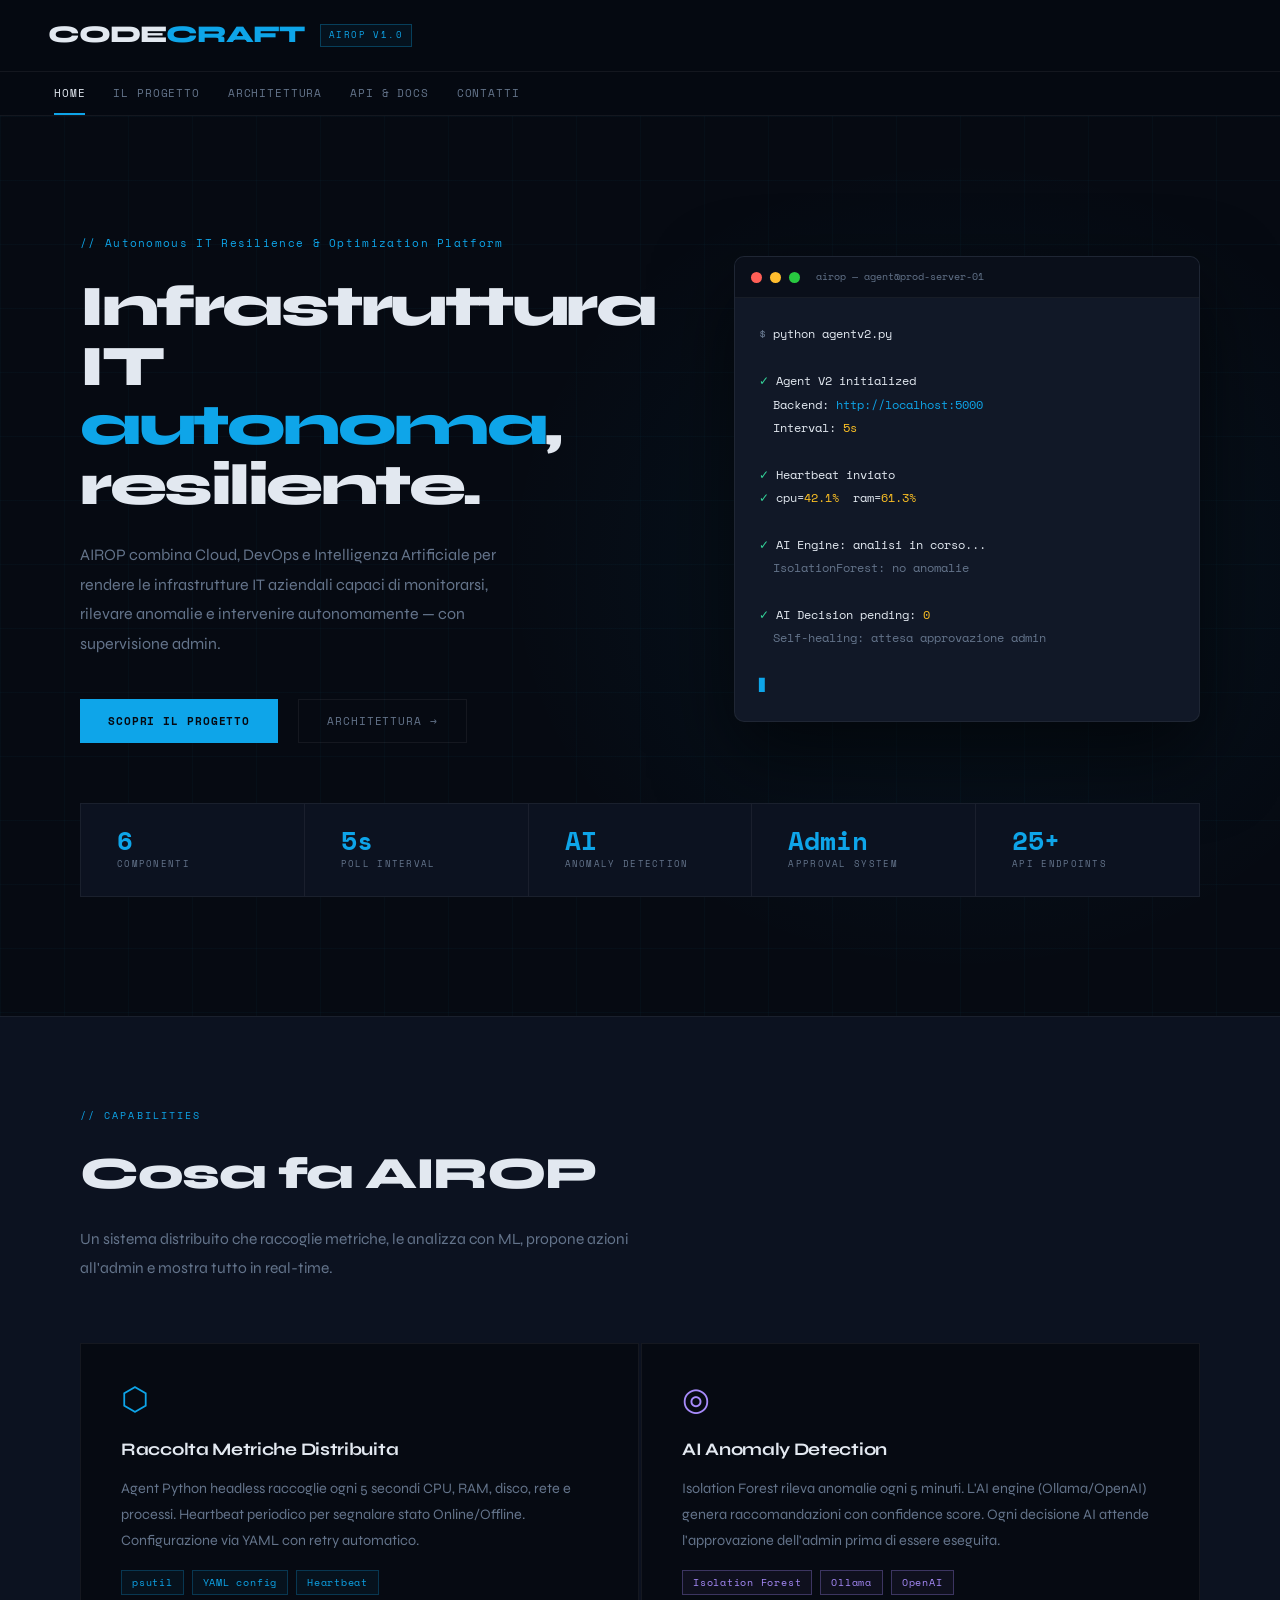
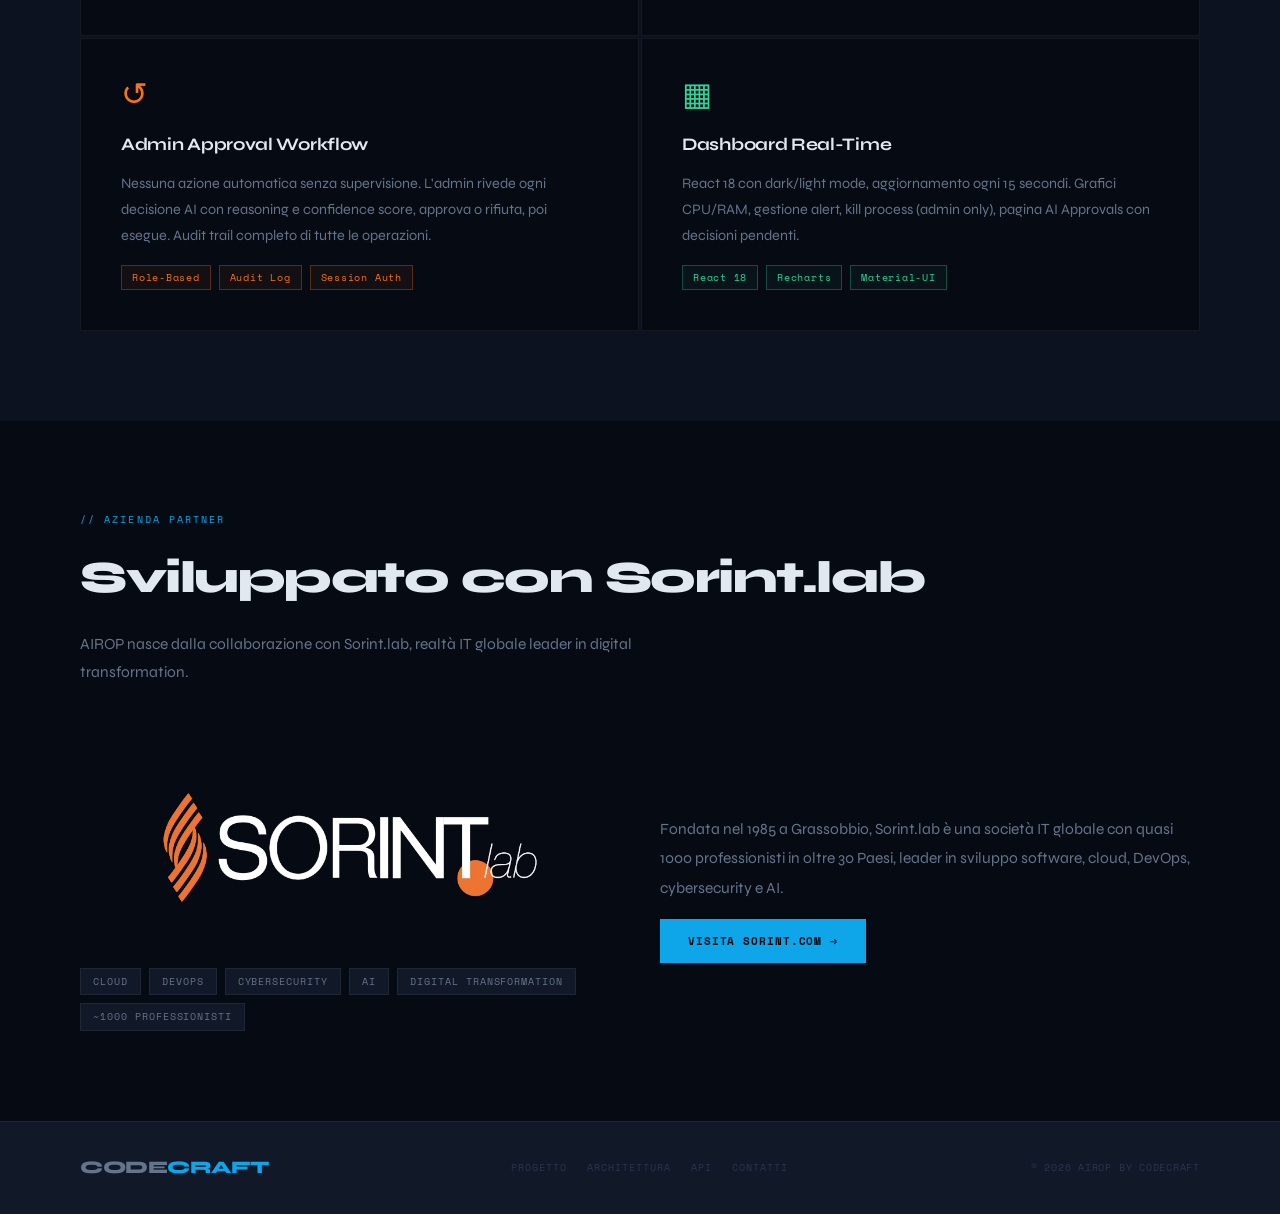
<file: index.html>
<!DOCTYPE html>
<html lang="it">
<head>
  <meta charset="UTF-8"/>
  <meta name="viewport" content="width=device-width, initial-scale=1.0"/>
  <title>AIROP — Autonomous IT Resilience & Optimization Platform</title>
  <link rel="preconnect" href="https://fonts.googleapis.com">
  <link rel="preconnect" href="https://fonts.gstatic.com" crossorigin>
  <link href="https://fonts.googleapis.com/css2?family=Syne:wght@400;600;700;800&family=Space+Mono:wght@400;700&display=swap" rel="stylesheet">
  <link rel="stylesheet" href="style.css">
  <style>
    .hero { min-height: 100vh; display: flex; flex-direction: column; justify-content: center; position: relative; overflow: hidden; padding: 80px; }
    .hero-bg { position: absolute; inset: 0; background-image: linear-gradient(rgba(14,165,233,0.03) 1px, transparent 1px), linear-gradient(90deg, rgba(14,165,233,0.03) 1px, transparent 1px); background-size: 64px 64px; pointer-events: none; }
    .hero-glow { position: absolute; inset: 0; background: radial-gradient(ellipse 55% 70% at 75% 50%, rgba(14,165,233,0.07) 0%, transparent 65%); pointer-events: none; }
    .hero-content { display: grid; grid-template-columns: 1fr 1fr; gap: 80px; align-items: center; max-width: 1280px; margin: 0 auto; width: 100%; position: relative; z-index: 1; }
    .hero-label { font-family: var(--font-mono); font-size: 0.68rem; letter-spacing: 0.12em; color: var(--accent); margin-bottom: 24px; }
    .hero-title { font-size: clamp(2.4rem, 4.5vw, 4.4rem); font-weight: 800; line-height: 1.04; letter-spacing: -2.5px; margin-bottom: 24px; }
    .hero-title span { color: var(--accent); }
    .hero-desc { color: var(--text-muted); font-size: 1rem; line-height: 1.85; max-width: 460px; margin-bottom: 40px; }
    .hero-actions { display: flex; align-items: center; gap: 20px; flex-wrap: wrap; }
    .terminal { background: var(--surface2); border: 1px solid var(--border); border-radius: 10px; overflow: hidden; box-shadow: 0 32px 80px rgba(0,0,0,0.6); width: 100%; }
    .t-bar { background: #0a0f1a; padding: 12px 16px; display: flex; align-items: center; gap: 8px; border-bottom: 1px solid var(--border); }
    .t-title { font-family: var(--font-mono); font-size: 0.63rem; color: var(--text-muted); margin-left: 8px; }
    .t-body { padding: 24px; font-family: var(--font-mono); font-size: 0.77rem; line-height: 1.9; overflow-x: auto; }
    .cursor { color: var(--accent); animation: blink 1s step-end infinite; }
    @keyframes blink { 50%{ opacity:0; } }
    .stats-bar { display: flex; align-items: stretch; max-width: 1280px; margin: 60px auto 0; width: 100%; border: 1px solid var(--border); background: var(--surface); position: relative; z-index: 1; flex-wrap: wrap; }
    .stat { padding: 24px 36px; flex: 1; min-width: 120px; display: flex; flex-direction: column; gap: 4px; }
    .stat-num { font-family: var(--font-mono); font-size: 1.6rem; font-weight: 700; color: var(--accent); line-height: 1; }
    .stat-label { font-family: var(--font-mono); font-size: 0.58rem; letter-spacing: 0.14em; text-transform: uppercase; color: var(--text-muted); }
    .stat-divider { width: 1px; background: var(--border); }
    .cap-grid { display: grid; grid-template-columns: repeat(2, 1fr); gap: 2px; }
    .cap-card { background: var(--bg); border: 1px solid var(--border); padding: 40px; position: relative; overflow: hidden; transition: border-color 0.2s, transform 0.2s; }
    .cap-card::before { content: ''; position: absolute; top: 0; left: 0; right: 0; height: 2px; background: var(--accent); transform: scaleX(0); transition: transform 0.3s; }
    .cap-card:hover::before { transform: scaleX(1); }
    .cap-card:hover { border-color: rgba(14,165,233,0.25); transform: translateY(-3px); }
    .cap-icon { font-size: 2rem; margin-bottom: 20px; line-height: 1; }
    .cap-card h3 { font-size: 1.1rem; font-weight: 700; letter-spacing: -0.3px; margin-bottom: 12px; }
    .cap-card p { color: var(--text-muted); font-size: 0.9rem; line-height: 1.8; }
    .partner-strip { display: grid; grid-template-columns: 1fr 1fr; gap: 40px; align-items: center; }
     .partner-logo-box { background-color: (14,165,233,0.25); border-radius: 8px; padding: 32px 48px; display: flex; align-items: center; justify-content: center; min-height: 120px; }
      .sorint-logo { width: 85%; background-color: (14,165,233,0.25);}
    .sorint-fallback { display: none; font-family: var(--font-display); font-weight: 800; font-size: 1.8rem; color: #1a1a2e; letter-spacing: -1px; }
    .sorint-fallback span { color: #0ea5e9; }
    .partner-tags { display: flex; flex-wrap: wrap; gap: 8px; margin-top: 20px; }
    .partner-tags span { font-family: var(--font-mono); font-size: 0.6rem; letter-spacing: 0.1em; text-transform: uppercase; padding: 5px 12px; border: 1px solid var(--border); color: var(--text-muted); background: var(--surface2); }
    @media (max-width: 900px) {
      .hero { padding: 48px 24px; min-height: auto; padding-top: 80px; }
      .hero-content { grid-template-columns: 1fr; gap: 40px; }
      .terminal { display: none; }
      .stat-divider { display: none; }
      .stats-bar { margin-top: 32px; }
      .cap-grid { grid-template-columns: 1fr; }
      .partner-strip { grid-template-columns: 1fr; gap: 24px; }
    }
  </style>
</head>
<body>
<div class="wrapper">
  <header class="page-header">
    <div class="header-inner">
      <a href="index.html" class="logo">CODE<span>CRAFT</span></a>
      <div class="header-badge">AIROP v1.0</div>
      <button class="menu-toggle" onclick="toggleMenu()">☰</button>
    </div>
  </header>
  <nav class="navbar" id="navbar">
    <ul id="nav-menu">
      <li><a href="index.html" class="active">Home</a></li>
      <li><a href="progetto.html">Il Progetto</a></li>
      <li><a href="architettura.html">Architettura</a></li>
      <li><a href="api.html">API & Docs</a></li>
      <li><a href="contatti.html">Contatti</a></li>
    </ul>
  </nav>
  <main class="page-body">

    <div class="hero">
      <div class="hero-bg"></div>
      <div class="hero-glow"></div>
      <div class="hero-content">
        <div>
          <p class="hero-label">// Autonomous IT Resilience &amp; Optimization Platform</p>
          <h1 class="hero-title">Infrastruttura IT<br><span>autonoma</span>,<br>resiliente.</h1>
          <p class="hero-desc">AIROP combina Cloud, DevOps e Intelligenza Artificiale per rendere le infrastrutture IT aziendali capaci di monitorarsi, rilevare anomalie e intervenire autonomamente — con supervisione admin.</p>
          <div class="hero-actions">
            <a href="progetto.html" class="btn-primary">Scopri il progetto</a>
            <a href="architettura.html" class="btn-ghost">Architettura →</a>
          </div>
        </div>
        <div>
          <div class="terminal">
            <div class="t-bar"><span class="dot r"></span><span class="dot y"></span><span class="dot g"></span><span class="t-title">airop — agent@prod-server-01</span></div>
            <pre class="t-body"><span class="t-dim">$</span> python agentv2.py

<span class="t-green">✓</span> Agent V2 initialized
  Backend: <span class="t-blue">http://localhost:5000</span>
  Interval: <span class="t-yellow">5s</span>

<span class="t-green">✓</span> Heartbeat inviato
<span class="t-green">✓</span> cpu=<span class="t-yellow">42.1%</span>  ram=<span class="t-yellow">61.3%</span>

<span class="t-green">✓</span> AI Engine: analisi in corso...
<span class="t-dim">  IsolationForest: no anomalie</span>

<span class="t-green">✓</span> AI Decision pending: <span class="t-yellow">0</span>
<span class="t-dim">  Self-healing: attesa approvazione admin</span>

<span class="cursor">▋</span></pre>
          </div>
        </div>
      </div>
      <div class="stats-bar">
        <div class="stat"><span class="stat-num">6</span><span class="stat-label">Componenti</span></div>
        <div class="stat-divider"></div>
        <div class="stat"><span class="stat-num">5s</span><span class="stat-label">Poll Interval</span></div>
        <div class="stat-divider"></div>
        <div class="stat"><span class="stat-num">AI</span><span class="stat-label">Anomaly Detection</span></div>
        <div class="stat-divider"></div>
        <div class="stat"><span class="stat-num">Admin</span><span class="stat-label">Approval System</span></div>
        <div class="stat-divider"></div>
        <div class="stat"><span class="stat-num">25+</span><span class="stat-label">API Endpoints</span></div>
      </div>
    </div>

    <div class="alt-bg">
      <div class="section-inner">
        <div class="section-head">
          <span class="section-label">// Capabilities</span>
          <h2>Cosa fa AIROP</h2>
          <p>Un sistema distribuito che raccoglie metriche, le analizza con ML, propone azioni all'admin e mostra tutto in real-time.</p>
        </div>
        <div class="cap-grid">
          <div class="cap-card">
            <div class="cap-icon" style="color:var(--accent)">⬡</div>
            <h3>Raccolta Metriche Distribuita</h3>
            <p>Agent Python headless raccoglie ogni 5 secondi CPU, RAM, disco, rete e processi. Heartbeat periodico per segnalare stato Online/Offline. Configurazione via YAML con retry automatico.</p>
            <div class="chips"><span class="chip">psutil</span><span class="chip">YAML config</span><span class="chip">Heartbeat</span></div>
          </div>
          <div class="cap-card">
            <div class="cap-icon" style="color:var(--accent-purple)">◎</div>
            <h3>AI Anomaly Detection</h3>
            <p>Isolation Forest rileva anomalie ogni 5 minuti. L'AI engine (Ollama/OpenAI) genera raccomandazioni con confidence score. Ogni decisione AI attende l'approvazione dell'admin prima di essere eseguita.</p>
            <div class="chips"><span class="chip chip--purple">Isolation Forest</span><span class="chip chip--purple">Ollama</span><span class="chip chip--purple">OpenAI</span></div>
          </div>
          <div class="cap-card">
            <div class="cap-icon" style="color:var(--accent-warm)">↺</div>
            <h3>Admin Approval Workflow</h3>
            <p>Nessuna azione automatica senza supervisione. L'admin rivede ogni decisione AI con reasoning e confidence score, approva o rifiuta, poi esegue. Audit trail completo di tutte le operazioni.</p>
            <div class="chips"><span class="chip chip--orange">Role-Based</span><span class="chip chip--orange">Audit Log</span><span class="chip chip--orange">Session Auth</span></div>
          </div>
          <div class="cap-card">
            <div class="cap-icon" style="color:var(--accent-green)">▦</div>
            <h3>Dashboard Real-Time</h3>
            <p>React 18 con dark/light mode, aggiornamento ogni 15 secondi. Grafici CPU/RAM, gestione alert, kill process (admin only), pagina AI Approvals con decisioni pendenti.</p>
            <div class="chips"><span class="chip chip--green">React 18</span><span class="chip chip--green">Recharts</span><span class="chip chip--green">Material-UI</span></div>
          </div>
        </div>
      </div>
    </div>

    <div class="section-inner">
      <div class="section-head">
        <span class="section-label">// Azienda Partner</span>
        <h2>Sviluppato con Sorint.lab</h2>
        <p>AIROP nasce dalla collaborazione con Sorint.lab, realtà IT globale leader in digital transformation.</p>
      </div>
      <div class="partner-strip">
        <div>
          <div class="partner-logo-box">
            <img src="sorint.webp" alt="Sorint.lab" class="sorint-logo" onerror="this.style.display='none';this.nextElementSibling.style.display='block'">
            <div class="sorint-fallback">SORINT<span>.lab</span></div>
          </div>
          <div class="partner-tags">
            <span>Cloud</span><span>DevOps</span><span>Cybersecurity</span>
            <span>AI</span><span>Digital Transformation</span><span>~1000 professionisti</span>
          </div>
        </div>
        <div>
          <p style="color:var(--text-muted);line-height:1.9;margin-bottom:16px;font-size:0.97rem;">Fondata nel 1985 a Grassobbio, Sorint.lab è una società IT globale con quasi 1000 professionisti in oltre 30 Paesi, leader in sviluppo software, cloud, DevOps, cybersecurity e AI.</p>
          <a href="https://www.sorint.com" target="_blank" class="btn-primary">Visita sorint.com →</a>
        </div>
      </div>
    </div>

  </main>
  <footer class="page-footer">
    <div class="footer-inner">
      <span class="footer-logo">CODE<span>CRAFT</span></span>
      <nav class="footer-nav">
        <a href="progetto.html">Progetto</a>
        <a href="architettura.html">Architettura</a>
        <a href="api.html">API</a>
        <a href="contatti.html">Contatti</a>
      </nav>
      <span class="footer-copy">© 2026 AIROP by CodeCraft</span>
    </div>
  </footer>
</div>
<script src="script.js"></script>
</body>
</html>
</file>
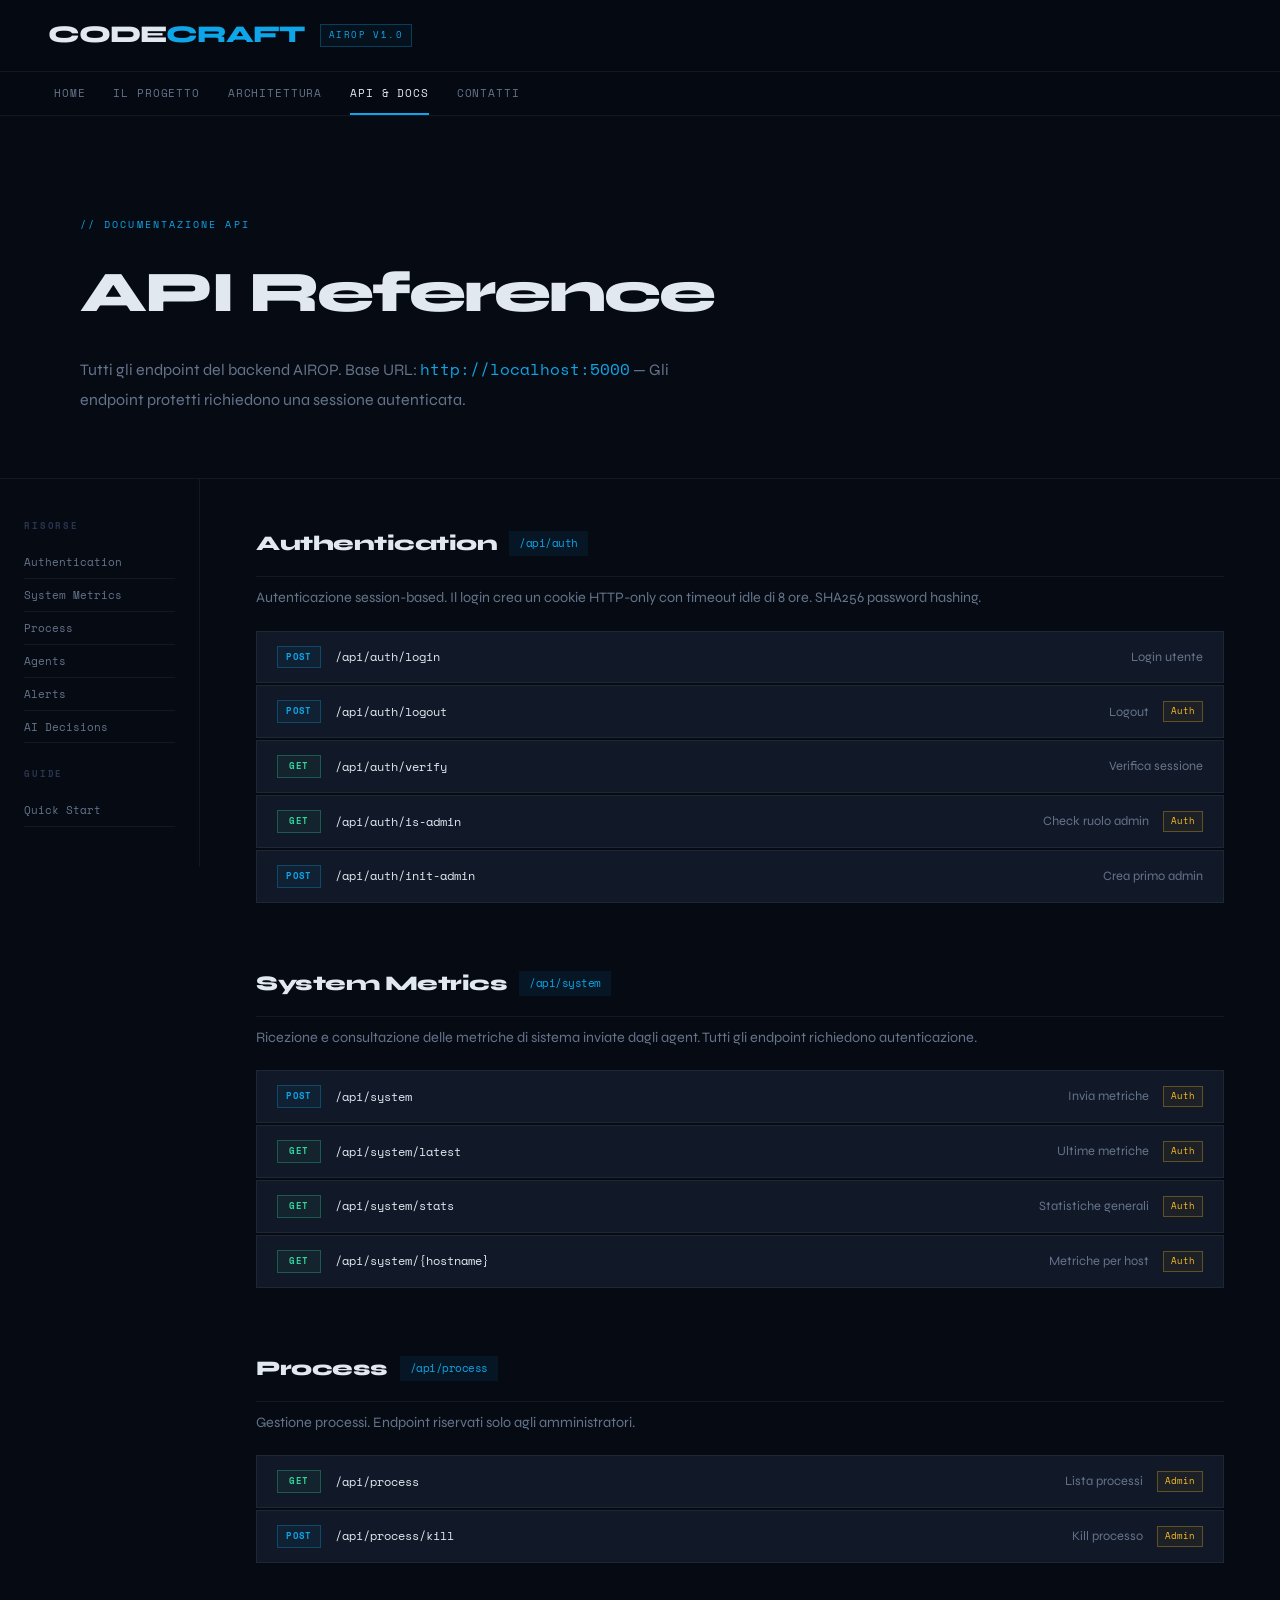
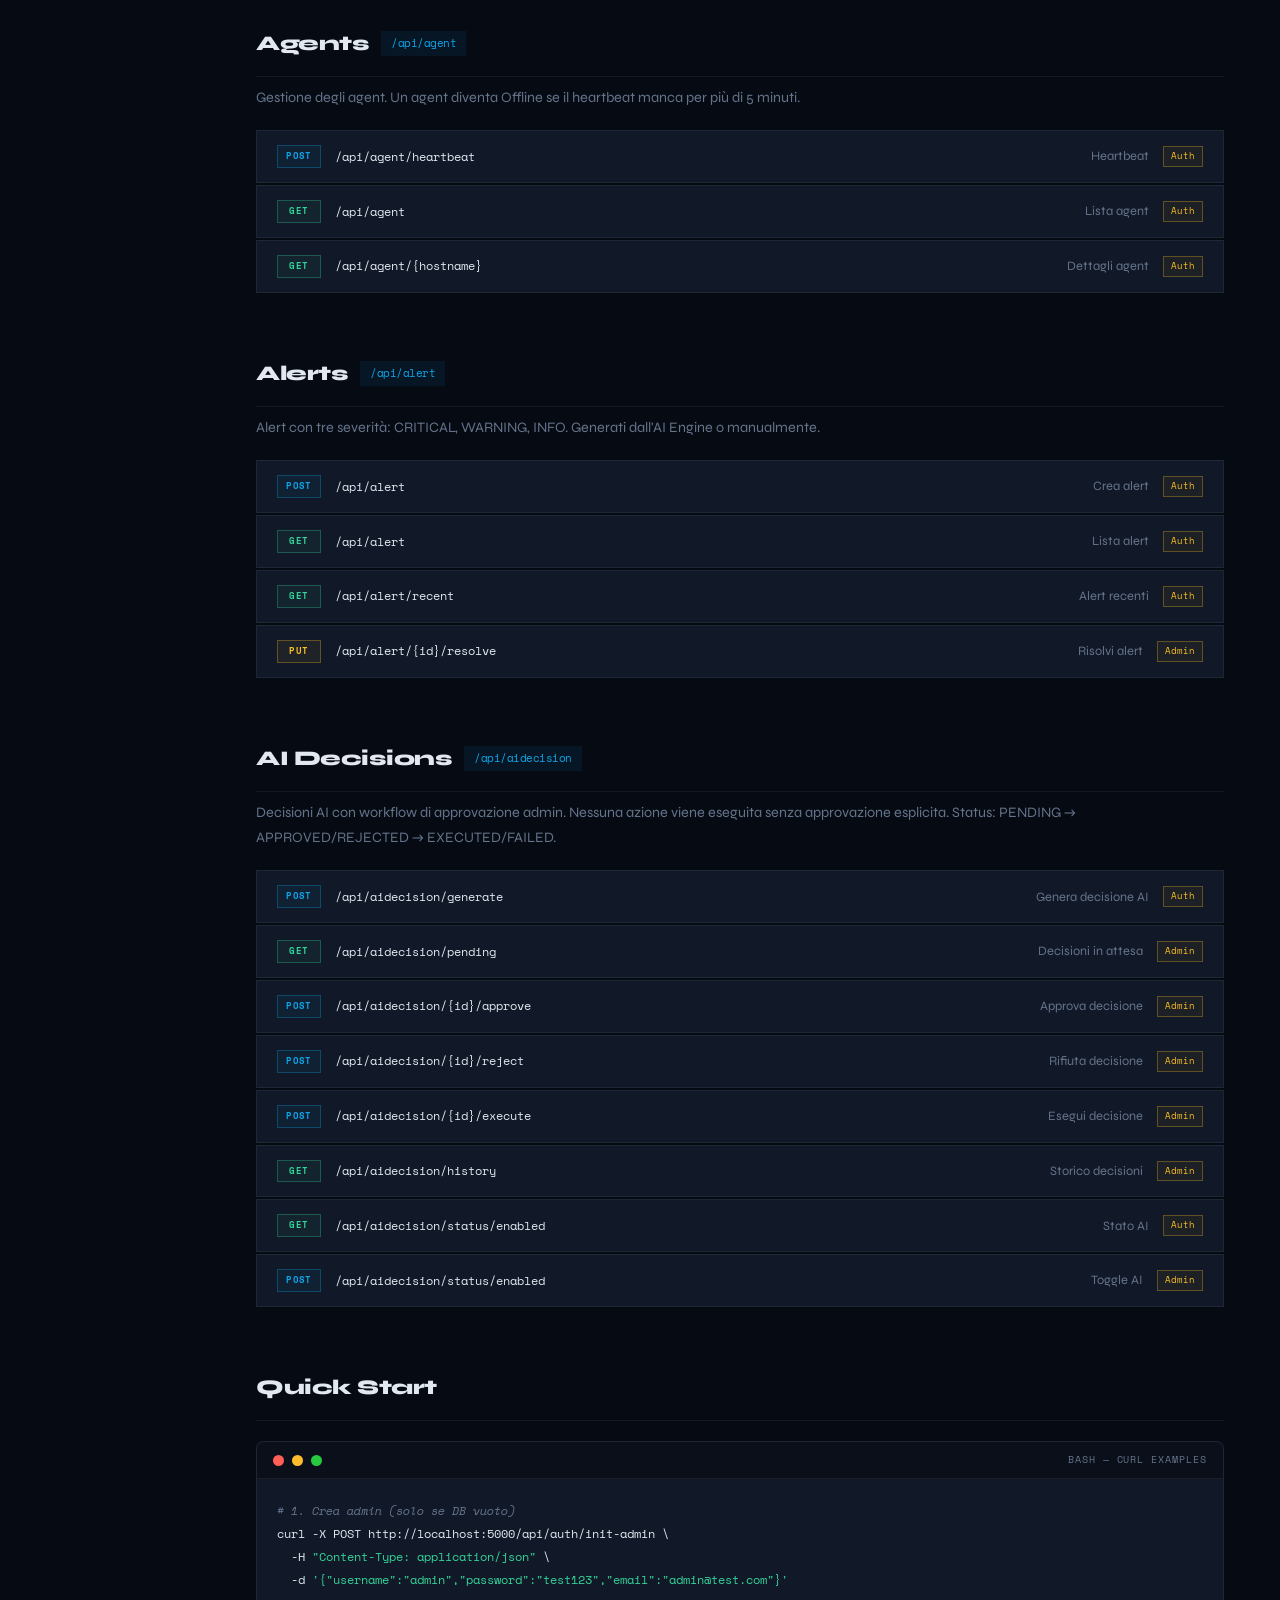
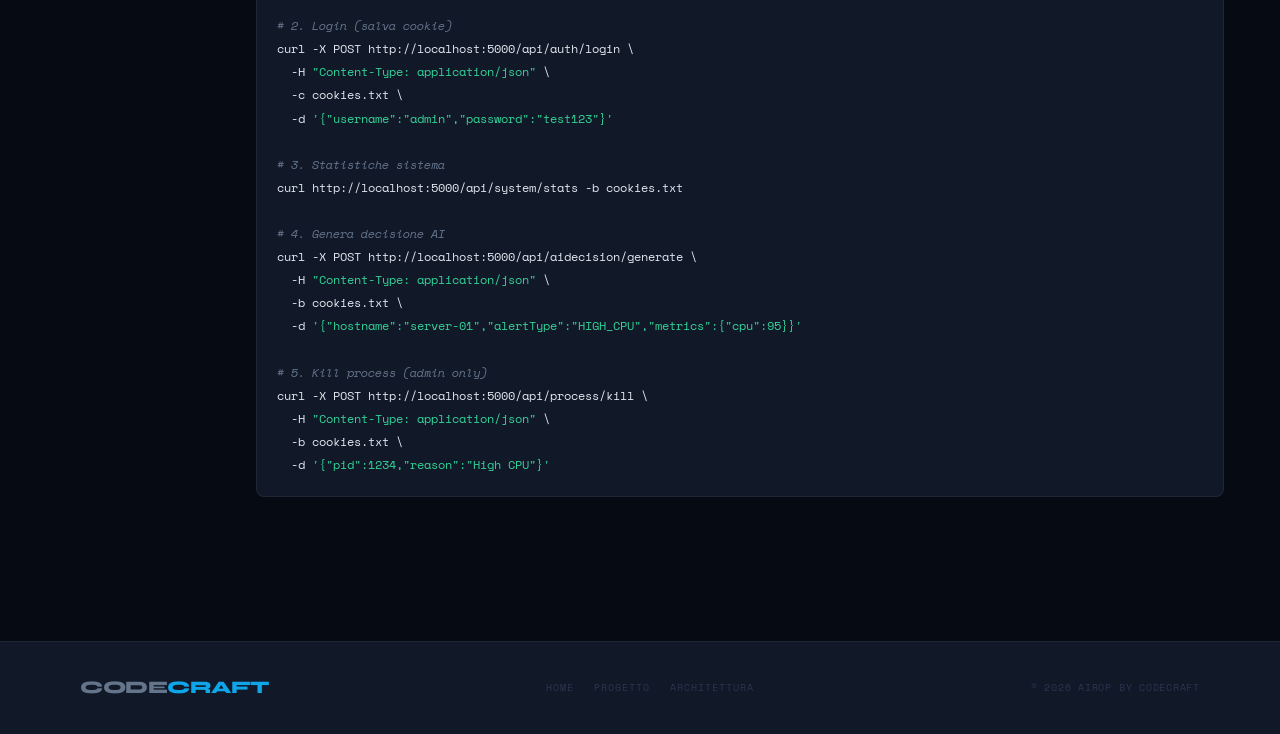
<file: api.html>
<!DOCTYPE html>
<html lang="it">
<head>
  <meta charset="UTF-8"/>
  <meta name="viewport" content="width=device-width, initial-scale=1.0"/>
  <title>API & Docs — AIROP</title>
  <link rel="preconnect" href="https://fonts.googleapis.com">
  <link rel="preconnect" href="https://fonts.gstatic.com" crossorigin>
  <link href="https://fonts.googleapis.com/css2?family=Syne:wght@400;600;700;800&family=Space+Mono:wght@400;700&display=swap" rel="stylesheet">
  <link rel="stylesheet" href="style.css">
  <style>
    .page-hero { padding: 100px 80px 64px; max-width: 1280px; margin: 0 auto; }
    .page-hero h1 { font-size: clamp(2.2rem, 4.5vw, 4rem); font-weight: 800; letter-spacing: -2px; margin-bottom: 16px; }
    .page-hero p { color: var(--text-muted); font-size: 1rem; line-height: 1.85; max-width: 600px; }
    .api-layout { display: grid; grid-template-columns: 200px 1fr; gap: 0; max-width: 1280px; margin: 0 auto; border-top: 1px solid var(--border); min-height: 70vh; }
    .api-sidebar { border-right: 1px solid var(--border); padding: 40px 24px; position: sticky; top: 144px; align-self: start; }
    .api-sidebar h4 { font-family: var(--font-mono); font-size: 0.58rem; letter-spacing: 0.2em; text-transform: uppercase; color: var(--text-dim); margin-bottom: 12px; margin-top: 24px; }
    .api-sidebar h4:first-child { margin-top: 0; }
    .api-sidebar a { display: block; font-family: var(--font-mono); font-size: 0.7rem; color: var(--text-muted); text-decoration: none; padding: 7px 0; border-bottom: 1px solid var(--border); transition: color 0.2s; }
    .api-sidebar a:hover { color: var(--accent); }
    .api-content { padding: 48px 56px 80px; }
    .api-group { margin-bottom: 64px; }
    .api-group-title { font-size: 1.3rem; font-weight: 800; letter-spacing: -0.5px; margin-bottom: 8px; padding-bottom: 16px; border-bottom: 1px solid var(--border); display: flex; align-items: center; gap: 12px; flex-wrap: wrap; }
    .api-group-base { font-family: var(--font-mono); font-size: 0.68rem; color: var(--accent); background: rgba(14,165,233,0.08); padding: 4px 10px; font-weight: 400; }
    .api-group-desc { color: var(--text-muted); font-size: 0.9rem; line-height: 1.75; margin-bottom: 20px; }
    .endpoint { background: var(--surface2); border: 1px solid var(--border); margin-bottom: 2px; overflow: hidden; }
    .ep-header { display: flex; align-items: center; gap: 14px; padding: 14px 20px; cursor: pointer; transition: background 0.15s; user-select: none; flex-wrap: wrap; }
    .ep-header:hover { background: rgba(255,255,255,0.02); }
    .ep-path { font-family: var(--font-mono); font-size: 0.78rem; color: var(--text); flex: 1; min-width: 180px; }
    .ep-summary { font-size: 0.8rem; color: var(--text-muted); }
    .ep-auth { font-family: var(--font-mono); font-size: 0.58rem; padding: 2px 7px; border: 1px solid rgba(251,191,36,0.3); color: #fbbf24; background: rgba(251,191,36,0.05); }
    .ep-body { border-top: 1px solid var(--border); padding: 20px; display: none; }
    .ep-body.open { display: block; }
    .ep-desc { color: var(--text-muted); font-size: 0.88rem; line-height: 1.8; margin-bottom: 12px; }
    @media (max-width: 900px) {
      .page-hero { padding: 64px 24px 40px; }
      .api-layout { grid-template-columns: 1fr; }
      .api-sidebar { display: none; }
      .api-content { padding: 32px 24px 64px; }
    }
  </style>
</head>
<body>
<div class="wrapper">
  <header class="page-header">
    <div class="header-inner">
      <a href="index.html" class="logo">CODE<span>CRAFT</span></a>
      <div class="header-badge">AIROP v1.0</div>
      <button class="menu-toggle" onclick="toggleMenu()">☰</button>
    </div>
  </header>
  <nav class="navbar"><ul id="nav-menu">
    <li><a href="index.html">Home</a></li>
    <li><a href="progetto.html">Il Progetto</a></li>
    <li><a href="architettura.html">Architettura</a></li>
    <li><a href="api.html" class="active">API & Docs</a></li>
    <li><a href="contatti.html">Contatti</a></li>
  </ul></nav>
  <main class="page-body">

    <div class="page-hero">
      <span class="section-label">// Documentazione API</span>
      <h1>API Reference</h1>
      <p>Tutti gli endpoint del backend AIROP. Base URL: <code style="font-family:var(--font-mono);color:var(--accent)">http://localhost:5000</code> — Gli endpoint protetti richiedono una sessione autenticata.</p>
    </div>

    <div class="api-layout">
      <aside class="api-sidebar">
        <h4>Risorse</h4>
        <a href="#auth">Authentication</a>
        <a href="#system">System Metrics</a>
        <a href="#process">Process</a>
        <a href="#agent">Agents</a>
        <a href="#alert">Alerts</a>
        <a href="#aidecision">AI Decisions</a>
        <h4>Guide</h4>
        <a href="#quickstart">Quick Start</a>
      </aside>

      <div class="api-content">

        <!-- AUTH -->
        <div class="api-group" id="auth">
          <h3 class="api-group-title">Authentication <span class="api-group-base">/api/auth</span></h3>
          <p class="api-group-desc">Autenticazione session-based. Il login crea un cookie HTTP-only con timeout idle di 8 ore. SHA256 password hashing.</p>
          <div class="endpoint">
            <div class="ep-header" onclick="toggle(this)"><span class="method post">POST</span><span class="ep-path">/api/auth/login</span><span class="ep-summary">Login utente</span></div>
            <div class="ep-body"><p class="ep-desc">Autentica l'utente. Crea una sessione con cookie HTTP-only. Restituisce username, isAdmin e redirect.</p>
            <div class="code-block"><div class="code-bar"><span class="dot r"></span><span class="dot y"></span><span class="dot g"></span><span class="code-lang">json</span></div>
            <pre>{ <span class="str">"username"</span>: <span class="str">"admin"</span>, <span class="str">"password"</span>: <span class="str">"YourPass123"</span> }

<span class="cmt">// Response</span>
{ <span class="str">"success"</span>: <span class="kw">true</span>, <span class="str">"user"</span>: {
  <span class="str">"id"</span>: <span class="val">1</span>, <span class="str">"username"</span>: <span class="str">"admin"</span>, <span class="str">"isAdmin"</span>: <span class="kw">true</span>
}}</pre></div></div>
          </div>
          <div class="endpoint">
            <div class="ep-header" onclick="toggle(this)"><span class="method post">POST</span><span class="ep-path">/api/auth/logout</span><span class="ep-summary">Logout</span><span class="ep-auth">Auth</span></div>
            <div class="ep-body"><p class="ep-desc">Termina la sessione corrente e invalida il cookie.</p></div>
          </div>
          <div class="endpoint">
            <div class="ep-header" onclick="toggle(this)"><span class="method get">GET</span><span class="ep-path">/api/auth/verify</span><span class="ep-summary">Verifica sessione</span></div>
            <div class="ep-body"><p class="ep-desc">Controlla se la sessione corrente è valida. Usato dal frontend per proteggere le route.</p></div>
          </div>
          <div class="endpoint">
            <div class="ep-header" onclick="toggle(this)"><span class="method get">GET</span><span class="ep-path">/api/auth/is-admin</span><span class="ep-summary">Check ruolo admin</span><span class="ep-auth">Auth</span></div>
            <div class="ep-body"><p class="ep-desc">Restituisce true se l'utente corrente ha ruolo Admin.</p></div>
          </div>
          <div class="endpoint">
            <div class="ep-header" onclick="toggle(this)"><span class="method post">POST</span><span class="ep-path">/api/auth/init-admin</span><span class="ep-summary">Crea primo admin</span></div>
            <div class="ep-body"><p class="ep-desc">Crea il primo utente admin. Funziona solo se il DB è vuoto (nessun utente esistente).</p>
            <div class="code-block"><div class="code-bar"><span class="dot r"></span><span class="dot y"></span><span class="dot g"></span><span class="code-lang">json</span></div>
            <pre>{ <span class="str">"username"</span>: <span class="str">"admin"</span>, <span class="str">"password"</span>: <span class="str">"SecurePass123!"</span>,
  <span class="str">"email"</span>: <span class="str">"admin@airop.local"</span> }</pre></div></div>
          </div>
        </div>

        <!-- SYSTEM -->
        <div class="api-group" id="system">
          <h3 class="api-group-title">System Metrics <span class="api-group-base">/api/system</span></h3>
          <p class="api-group-desc">Ricezione e consultazione delle metriche di sistema inviate dagli agent. Tutti gli endpoint richiedono autenticazione.</p>
          <div class="endpoint">
            <div class="ep-header" onclick="toggle(this)"><span class="method post">POST</span><span class="ep-path">/api/system</span><span class="ep-summary">Invia metriche</span><span class="ep-auth">Auth</span></div>
            <div class="ep-body"><p class="ep-desc">Riceve metriche dall'agent: hostname, CPU%, RAM%, disco, timestamp. Usato da Agent v2.</p>
            <div class="code-block"><div class="code-bar"><span class="dot r"></span><span class="dot y"></span><span class="dot g"></span><span class="code-lang">json</span></div>
            <pre>{ <span class="str">"hostname"</span>: <span class="str">"server-01"</span>,
  <span class="str">"cpuPercent"</span>: <span class="val">45.5</span>,
  <span class="str">"ramPercent"</span>: <span class="val">62.3</span>,
  <span class="str">"diskPercent"</span>: <span class="val">78.1</span>,
  <span class="str">"timestamp"</span>: <span class="str">"2026-05-24T10:30:45Z"</span> }</pre></div></div>
          </div>
          <div class="endpoint">
            <div class="ep-header" onclick="toggle(this)"><span class="method get">GET</span><span class="ep-path">/api/system/latest</span><span class="ep-summary">Ultime metriche</span><span class="ep-auth">Auth</span></div>
            <div class="ep-body"><p class="ep-desc">Ultime metriche da tutti gli host. Usato dalla Dashboard ogni 15 secondi e dall'AI Engine.</p></div>
          </div>
          <div class="endpoint">
            <div class="ep-header" onclick="toggle(this)"><span class="method get">GET</span><span class="ep-path">/api/system/stats</span><span class="ep-summary">Statistiche generali</span><span class="ep-auth">Auth</span></div>
            <div class="ep-body"><p class="ep-desc">Statistiche aggregate: numero metriche, host attivi, medie CPU/RAM. Utile per health check.</p></div>
          </div>
          <div class="endpoint">
            <div class="ep-header" onclick="toggle(this)"><span class="method get">GET</span><span class="ep-path">/api/system/{hostname}</span><span class="ep-summary">Metriche per host</span><span class="ep-auth">Auth</span></div>
            <div class="ep-body"><p class="ep-desc">Storico metriche per un host specifico. Usato dall'AI Engine per analisi su finestre temporali.</p></div>
          </div>
        </div>

        <!-- PROCESS -->
        <div class="api-group" id="process">
          <h3 class="api-group-title">Process <span class="api-group-base">/api/process</span></h3>
          <p class="api-group-desc">Gestione processi. Endpoint riservati solo agli amministratori.</p>
          <div class="endpoint">
            <div class="ep-header" onclick="toggle(this)"><span class="method get">GET</span><span class="ep-path">/api/process</span><span class="ep-summary">Lista processi</span><span class="ep-auth">Admin</span></div>
            <div class="ep-body"><p class="ep-desc">Lista processi attivi sull'host. Visibile solo agli admin nella pagina Anomaly Detection.</p></div>
          </div>
          <div class="endpoint">
            <div class="ep-header" onclick="toggle(this)"><span class="method post">POST</span><span class="ep-path">/api/process/kill</span><span class="ep-summary">Kill processo</span><span class="ep-auth">Admin</span></div>
            <div class="ep-body"><p class="ep-desc">Termina un processo per PID. Richiede sessione admin attiva. Restituisce 403 per non-admin.</p>
            <div class="code-block"><div class="code-bar"><span class="dot r"></span><span class="dot y"></span><span class="dot g"></span><span class="code-lang">json</span></div>
            <pre>{ <span class="str">"pid"</span>: <span class="val">1234</span>, <span class="str">"reason"</span>: <span class="str">"High CPU usage"</span> }

<span class="cmt">// Admin → 200 OK</span>
{ <span class="str">"success"</span>: <span class="kw">true</span>, <span class="str">"message"</span>: <span class="str">"Process terminated"</span> }

<span class="cmt">// Non-Admin → 403</span>
{ <span class="str">"success"</span>: <span class="kw">false</span>, <span class="str">"message"</span>: <span class="str">"Admin required"</span> }</pre></div></div>
          </div>
        </div>

        <!-- AGENTS -->
        <div class="api-group" id="agent">
          <h3 class="api-group-title">Agents <span class="api-group-base">/api/agent</span></h3>
          <p class="api-group-desc">Gestione degli agent. Un agent diventa Offline se il heartbeat manca per più di 5 minuti.</p>
          <div class="endpoint">
            <div class="ep-header" onclick="toggle(this)"><span class="method post">POST</span><span class="ep-path">/api/agent/heartbeat</span><span class="ep-summary">Heartbeat</span><span class="ep-auth">Auth</span></div>
            <div class="ep-body"><p class="ep-desc">Segnala che l'agent è attivo. Se l'agent non esiste viene creato. Aggiorna LastHeartbeat e Status=Online.</p>
            <div class="code-block"><div class="code-bar"><span class="dot r"></span><span class="dot y"></span><span class="dot g"></span><span class="code-lang">json</span></div>
            <pre>{ <span class="str">"hostname"</span>: <span class="str">"prod-01"</span>, <span class="str">"agentVersion"</span>: <span class="str">"2.0"</span> }</pre></div></div>
          </div>
          <div class="endpoint">
            <div class="ep-header" onclick="toggle(this)"><span class="method get">GET</span><span class="ep-path">/api/agent</span><span class="ep-summary">Lista agent</span><span class="ep-auth">Auth</span></div>
            <div class="ep-body"><p class="ep-desc">Lista tutti gli agent. Aggiorna automaticamente a Offline se heartbeat mancante &gt; 5 min.</p></div>
          </div>
          <div class="endpoint">
            <div class="ep-header" onclick="toggle(this)"><span class="method get">GET</span><span class="ep-path">/api/agent/{hostname}</span><span class="ep-summary">Dettagli agent</span><span class="ep-auth">Auth</span></div>
            <div class="ep-body"><p class="ep-desc">Dettagli e stato di un agent specifico per hostname.</p></div>
          </div>
        </div>

        <!-- ALERTS -->
        <div class="api-group" id="alert">
          <h3 class="api-group-title">Alerts <span class="api-group-base">/api/alert</span></h3>
          <p class="api-group-desc">Alert con tre severità: CRITICAL, WARNING, INFO. Generati dall'AI Engine o manualmente.</p>
          <div class="endpoint">
            <div class="ep-header" onclick="toggle(this)"><span class="method post">POST</span><span class="ep-path">/api/alert</span><span class="ep-summary">Crea alert</span><span class="ep-auth">Auth</span></div>
            <div class="ep-body"><p class="ep-desc">Crea un nuovo alert. Tipicamente chiamato dall'AI Engine su anomalia rilevata.</p></div>
          </div>
          <div class="endpoint">
            <div class="ep-header" onclick="toggle(this)"><span class="method get">GET</span><span class="ep-path">/api/alert</span><span class="ep-summary">Lista alert</span><span class="ep-auth">Auth</span></div>
            <div class="ep-body"><p class="ep-desc">Tutti gli alert. Query param: <code style="font-family:var(--font-mono);color:var(--accent)">?resolved=false</code> per solo attivi.</p></div>
          </div>
          <div class="endpoint">
            <div class="ep-header" onclick="toggle(this)"><span class="method get">GET</span><span class="ep-path">/api/alert/recent</span><span class="ep-summary">Alert recenti</span><span class="ep-auth">Auth</span></div>
            <div class="ep-body"><p class="ep-desc">Alert delle ultime ore. Usato dalla dashboard per il widget alert recenti.</p></div>
          </div>
          <div class="endpoint">
            <div class="ep-header" onclick="toggle(this)"><span class="method put">PUT</span><span class="ep-path">/api/alert/{id}/resolve</span><span class="ep-summary">Risolvi alert</span><span class="ep-auth">Admin</span></div>
            <div class="ep-body"><p class="ep-desc">Marca un alert come risolto. IsResolved=true, ResolvedAt=DateTime.UtcNow.</p></div>
          </div>
        </div>

        <!-- AI DECISIONS -->
        <div class="api-group" id="aidecision">
          <h3 class="api-group-title">AI Decisions <span class="api-group-base">/api/aidecision</span></h3>
          <p class="api-group-desc">Decisioni AI con workflow di approvazione admin. Nessuna azione viene eseguita senza approvazione esplicita. Status: PENDING → APPROVED/REJECTED → EXECUTED/FAILED.</p>
          <div class="endpoint">
            <div class="ep-header" onclick="toggle(this)"><span class="method post">POST</span><span class="ep-path">/api/aidecision/generate</span><span class="ep-summary">Genera decisione AI</span><span class="ep-auth">Auth</span></div>
            <div class="ep-body"><p class="ep-desc">L'LLM analizza il contesto e genera una raccomandazione con confidence score 0–100%. Salvata come PENDING.</p>
            <div class="code-block"><div class="code-bar"><span class="dot r"></span><span class="dot y"></span><span class="dot g"></span><span class="code-lang">json</span></div>
            <pre>{ <span class="str">"hostname"</span>: <span class="str">"server-01"</span>,
  <span class="str">"alertType"</span>: <span class="str">"HIGH_CPU"</span>,
  <span class="str">"metrics"</span>: { <span class="str">"cpu"</span>: <span class="val">95</span>, <span class="str">"memory"</span>: <span class="val">75</span> }
}

<span class="cmt">// Response</span>
{ <span class="str">"id"</span>: <span class="val">42</span>,
  <span class="str">"recommendation"</span>: <span class="str">"Kill PID 1234"</span>,
  <span class="str">"reasoning"</span>: <span class="str">"Process using 60% CPU"</span>,
  <span class="str">"confidenceScore"</span>: <span class="val">87</span>,
  <span class="str">"status"</span>: <span class="str">"PENDING"</span> }</pre></div></div>
          </div>
          <div class="endpoint">
            <div class="ep-header" onclick="toggle(this)"><span class="method get">GET</span><span class="ep-path">/api/aidecision/pending</span><span class="ep-summary">Decisioni in attesa</span><span class="ep-auth">Admin</span></div>
            <div class="ep-body"><p class="ep-desc">Lista tutte le decisioni con status PENDING. Usato dalla pagina AI Approvals.</p></div>
          </div>
          <div class="endpoint">
            <div class="ep-header" onclick="toggle(this)"><span class="method post">POST</span><span class="ep-path">/api/aidecision/{id}/approve</span><span class="ep-summary">Approva decisione</span><span class="ep-auth">Admin</span></div>
            <div class="ep-body"><p class="ep-desc">Admin approva la decisione. Status → APPROVED. L'azione non viene ancora eseguita.</p>
            <div class="code-block"><div class="code-bar"><span class="dot r"></span><span class="dot y"></span><span class="dot g"></span><span class="code-lang">json</span></div>
            <pre>{ <span class="str">"notes"</span>: <span class="str">"Approved after review"</span> }</pre></div></div>
          </div>
          <div class="endpoint">
            <div class="ep-header" onclick="toggle(this)"><span class="method post">POST</span><span class="ep-path">/api/aidecision/{id}/reject</span><span class="ep-summary">Rifiuta decisione</span><span class="ep-auth">Admin</span></div>
            <div class="ep-body"><p class="ep-desc">Admin rifiuta la decisione. Status → REJECTED. Loggato nell'AIAuditLog.</p></div>
          </div>
          <div class="endpoint">
            <div class="ep-header" onclick="toggle(this)"><span class="method post">POST</span><span class="ep-path">/api/aidecision/{id}/execute</span><span class="ep-summary">Esegui decisione</span><span class="ep-auth">Admin</span></div>
            <div class="ep-body"><p class="ep-desc">Esegue una decisione APPROVED. Solo azioni precedentemente approvate possono essere eseguite. Status → EXECUTED/FAILED.</p></div>
          </div>
          <div class="endpoint">
            <div class="ep-header" onclick="toggle(this)"><span class="method get">GET</span><span class="ep-path">/api/aidecision/history</span><span class="ep-summary">Storico decisioni</span><span class="ep-auth">Admin</span></div>
            <div class="ep-body"><p class="ep-desc">Storico completo di tutte le decisioni. Query param: <code style="font-family:var(--font-mono);color:var(--accent)">?limit=50</code></p></div>
          </div>
          <div class="endpoint">
            <div class="ep-header" onclick="toggle(this)"><span class="method get">GET</span><span class="ep-path">/api/aidecision/status/enabled</span><span class="ep-summary">Stato AI</span><span class="ep-auth">Auth</span></div>
            <div class="ep-body"><p class="ep-desc">Verifica se il sistema AI è abilitato. Gestito tramite SystemSettings nel DB.</p></div>
          </div>
          <div class="endpoint">
            <div class="ep-header" onclick="toggle(this)"><span class="method post">POST</span><span class="ep-path">/api/aidecision/status/enabled</span><span class="ep-summary">Toggle AI</span><span class="ep-auth">Admin</span></div>
            <div class="ep-body"><p class="ep-desc">Abilita o disabilita il sistema AI. Solo admin.</p>
            <div class="code-block"><div class="code-bar"><span class="dot r"></span><span class="dot y"></span><span class="dot g"></span><span class="code-lang">json</span></div>
            <pre>{ <span class="str">"enabled"</span>: <span class="kw">true</span> }</pre></div></div>
          </div>
        </div>

        <!-- QUICKSTART -->
        <div class="api-group" id="quickstart">
          <h3 class="api-group-title">Quick Start</h3>
          <div class="code-block">
            <div class="code-bar"><span class="dot r"></span><span class="dot y"></span><span class="dot g"></span><span class="code-lang">bash — curl examples</span></div>
            <pre><span class="cmt"># 1. Crea admin (solo se DB vuoto)</span>
curl -X POST http://localhost:5000/api/auth/init-admin \
  -H <span class="str">"Content-Type: application/json"</span> \
  -d <span class="str">'{"username":"admin","password":"test123","email":"admin@test.com"}'</span>

<span class="cmt"># 2. Login (salva cookie)</span>
curl -X POST http://localhost:5000/api/auth/login \
  -H <span class="str">"Content-Type: application/json"</span> \
  -c cookies.txt \
  -d <span class="str">'{"username":"admin","password":"test123"}'</span>

<span class="cmt"># 3. Statistiche sistema</span>
curl http://localhost:5000/api/system/stats -b cookies.txt

<span class="cmt"># 4. Genera decisione AI</span>
curl -X POST http://localhost:5000/api/aidecision/generate \
  -H <span class="str">"Content-Type: application/json"</span> \
  -b cookies.txt \
  -d <span class="str">'{"hostname":"server-01","alertType":"HIGH_CPU","metrics":{"cpu":95}}'</span>

<span class="cmt"># 5. Kill process (admin only)</span>
curl -X POST http://localhost:5000/api/process/kill \
  -H <span class="str">"Content-Type: application/json"</span> \
  -b cookies.txt \
  -d <span class="str">'{"pid":1234,"reason":"High CPU"}'</span></pre>
          </div>
        </div>

      </div>
    </div>

  </main>
  <footer class="page-footer">
    <div class="footer-inner">
      <span class="footer-logo">CODE<span>CRAFT</span></span>
      <nav class="footer-nav">
        <a href="index.html">Home</a>
        <a href="progetto.html">Progetto</a>
        <a href="architettura.html">Architettura</a>
      </nav>
      <span class="footer-copy">© 2026 AIROP by CodeCraft</span>
    </div>
  </footer>
</div>
<script src="script.js"></script>
<script>function toggle(h){h.nextElementSibling.classList.toggle('open');}</script>
</body>
</html>
</file>
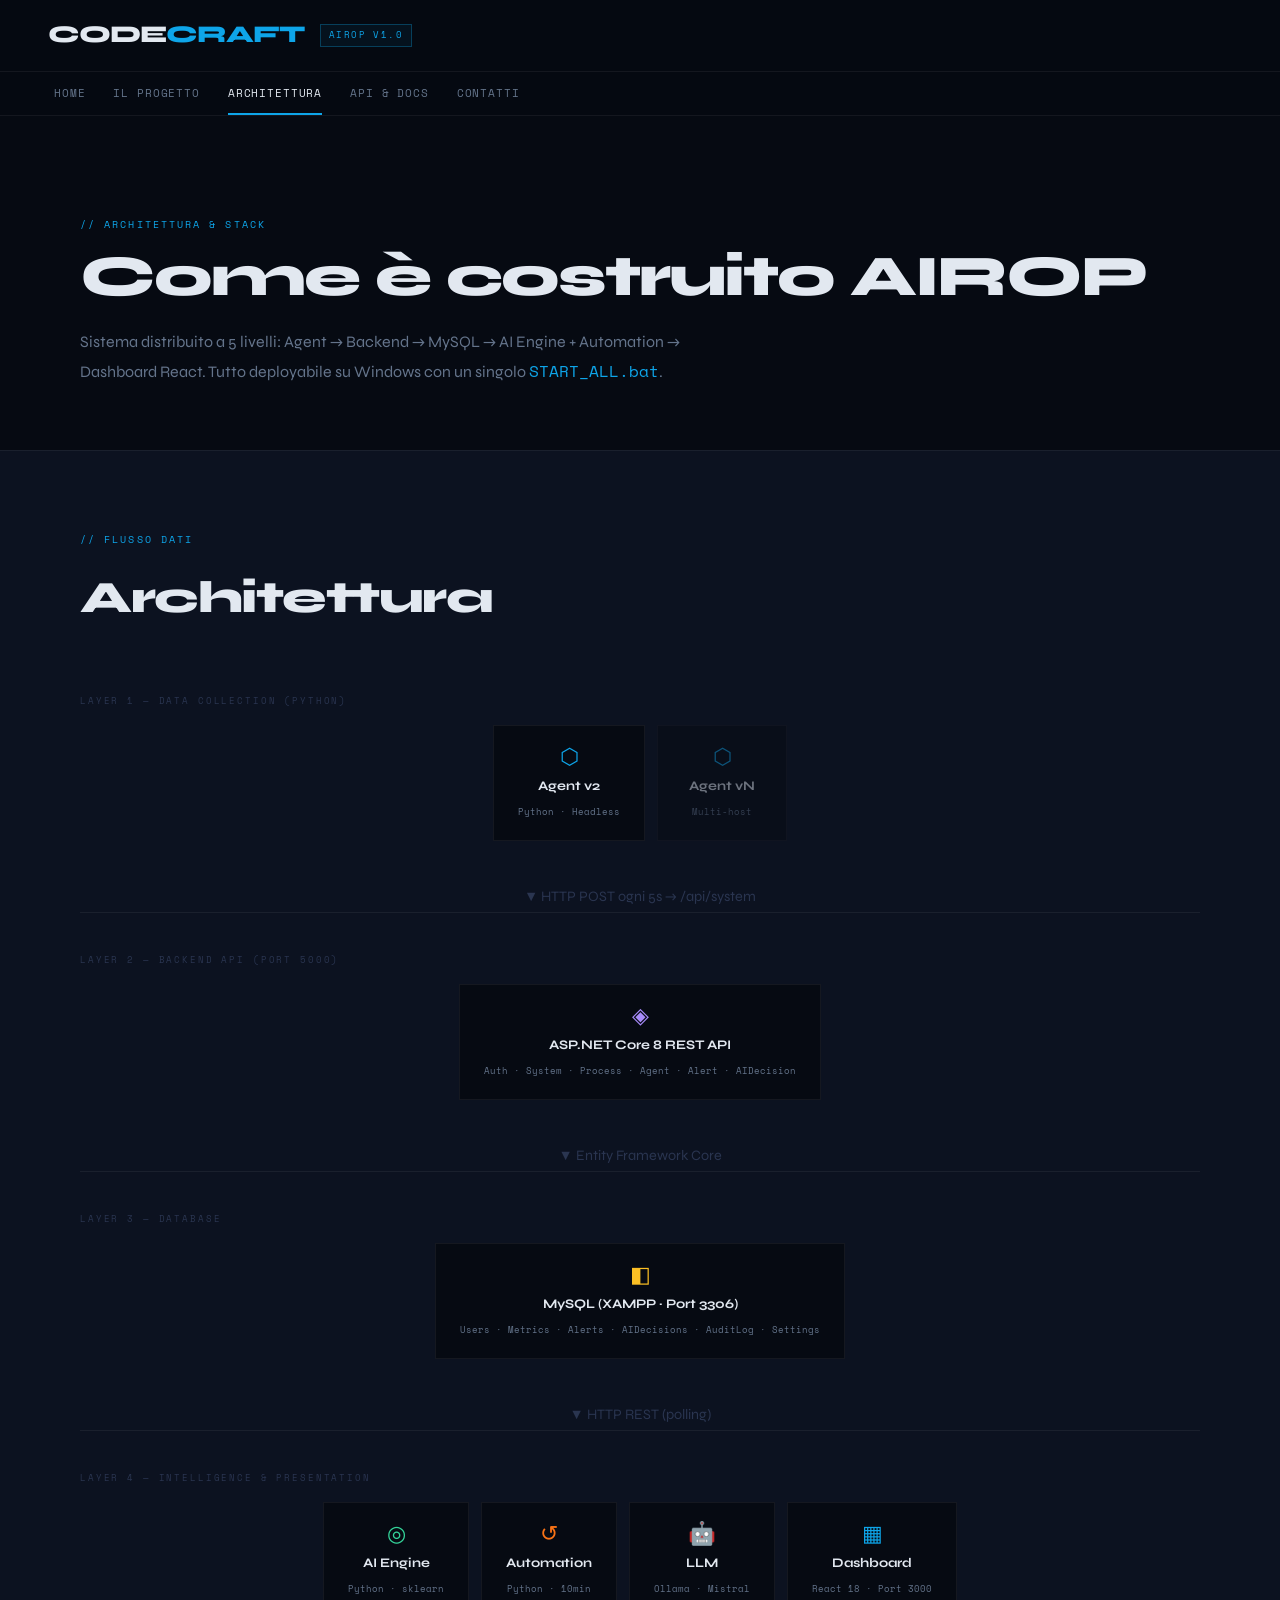
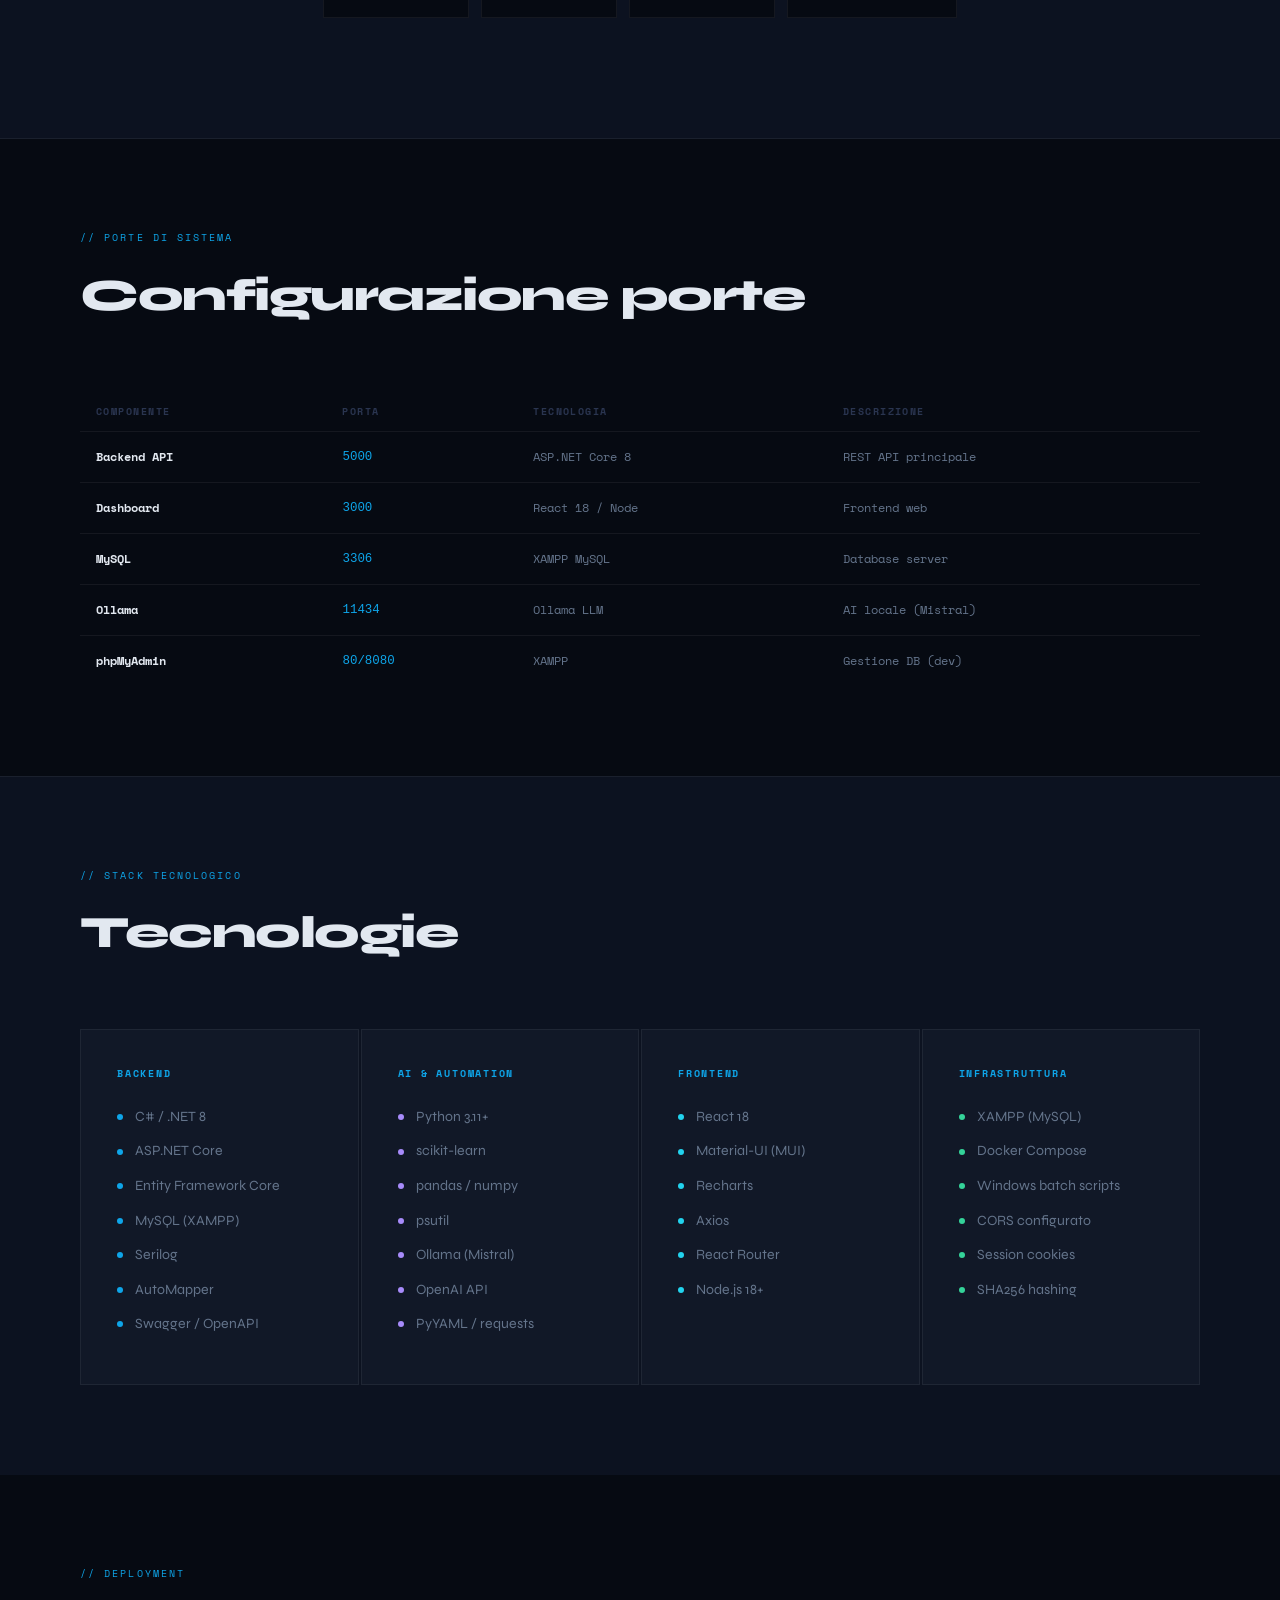
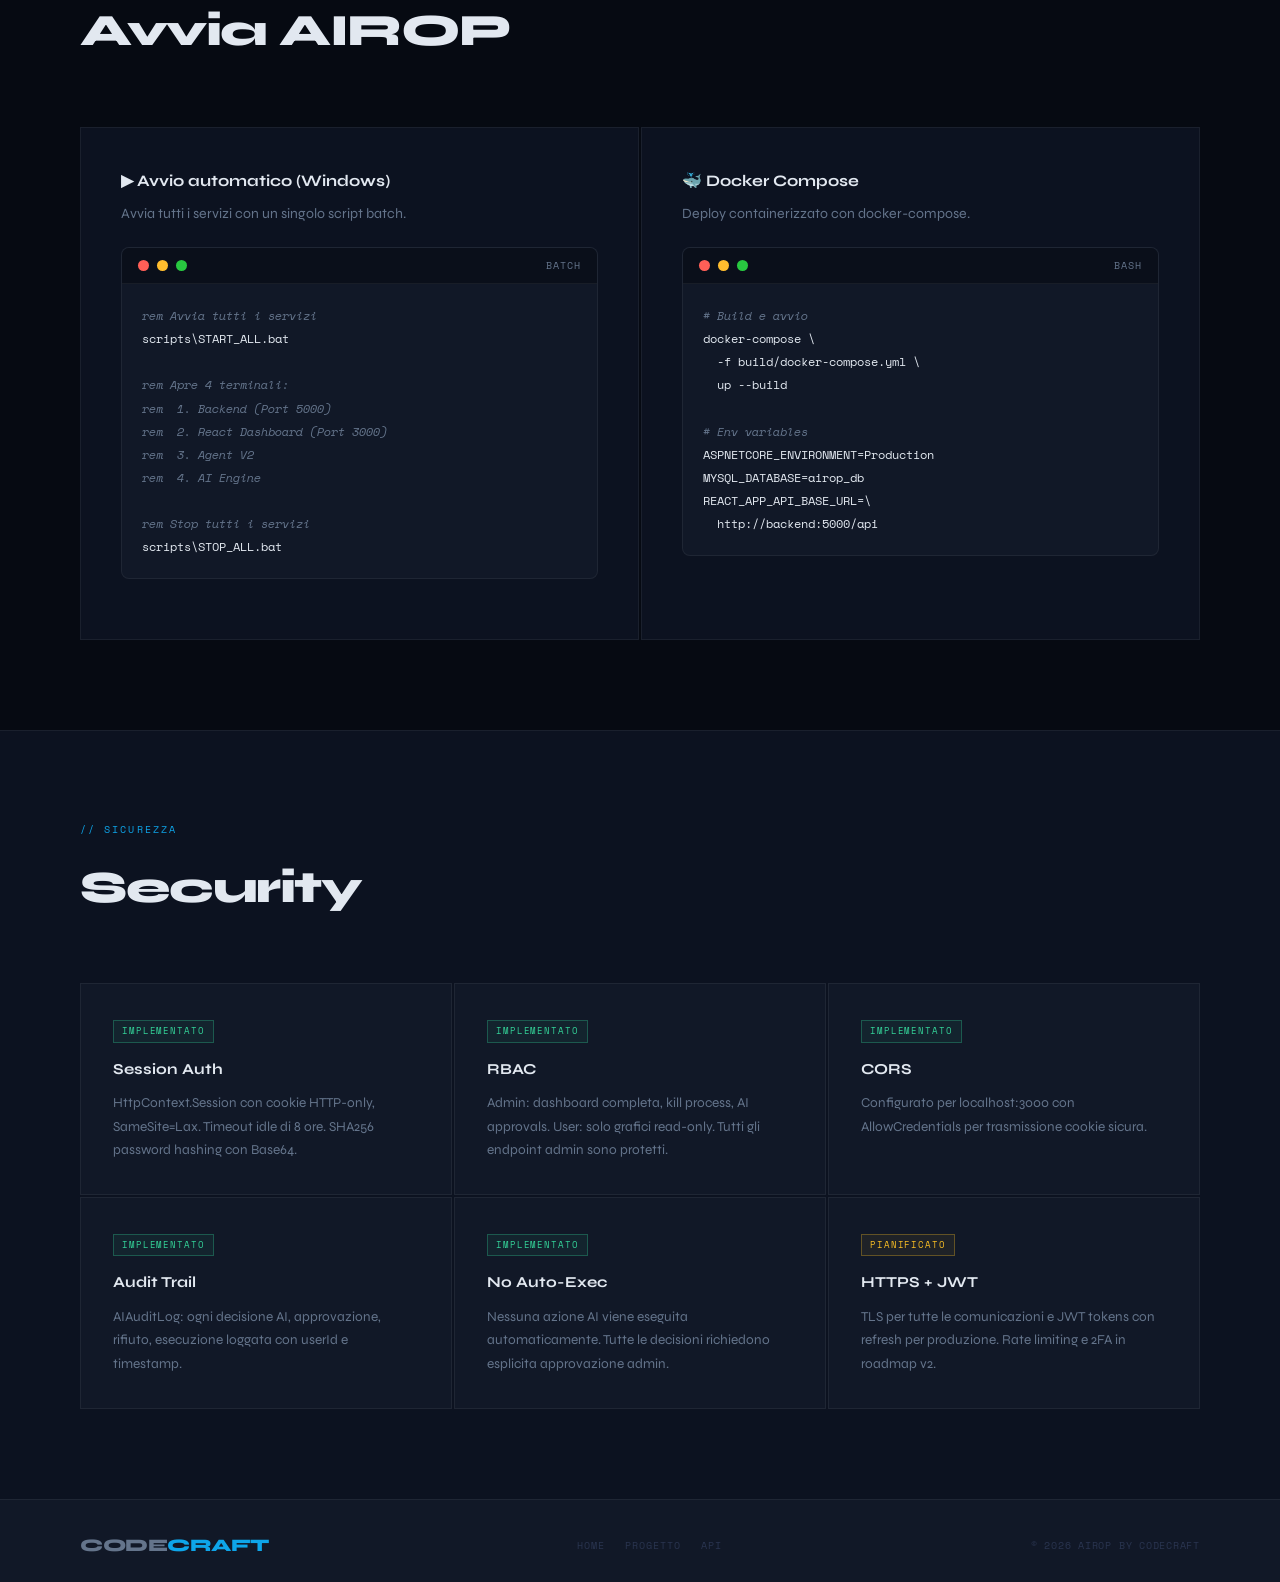
<file: architettura.html>
<!DOCTYPE html>
<html lang="it">
<head>
  <meta charset="UTF-8"/>
  <meta name="viewport" content="width=device-width, initial-scale=1.0"/>
  <title>Architettura & Stack — AIROP</title>
  <link rel="preconnect" href="https://fonts.googleapis.com">
  <link rel="preconnect" href="https://fonts.gstatic.com" crossorigin>
  <link href="https://fonts.googleapis.com/css2?family=Syne:wght@400;600;700;800&family=Space+Mono:wght@400;700&display=swap" rel="stylesheet">
  <link rel="stylesheet" href="style.css">
  <style>
    .page-hero { padding: 100px 80px 64px; max-width: 1280px; margin: 0 auto; }
    .page-hero h1 { font-size: clamp(2.2rem, 4.5vw, 4rem); font-weight: 800; letter-spacing: -2px; line-height: 1.05; margin-bottom: 20px; }
    .page-hero p { color: var(--text-muted); font-size: 1rem; line-height: 1.85; max-width: 600px; }
    .diagram-wrap { background: var(--surface); border-top: 1px solid var(--border); border-bottom: 1px solid var(--border); }
    .diagram-inner { max-width: 1280px; margin: 0 auto; padding: 80px; }
    .diagram { display: flex; flex-direction: column; align-items: center; }
    .d-row { width: 100%; display: flex; flex-direction: column; align-items: center; gap: 16px; padding: 40px 0; border-top: 1px solid var(--border); }
    .d-row:first-child { border-top: none; padding-top: 0; }
    .d-row-label { font-family: var(--font-mono); font-size: 0.58rem; letter-spacing: 0.2em; text-transform: uppercase; color: var(--text-dim); align-self: flex-start; }
    .d-nodes { display: flex; gap: 12px; justify-content: center; width: 100%; flex-wrap: wrap; }
    .d-node { display: flex; flex-direction: column; align-items: center; gap: 8px; padding: 20px 24px; border: 1px solid var(--border); background: var(--bg); min-width: 130px; transition: border-color 0.2s, transform 0.2s; }
    .d-node:hover { border-color: rgba(14,165,233,0.4); transform: translateY(-3px); }
    .d-node.wide { min-width: 320px; }
    .d-node.dim { opacity: 0.45; }
    .d-icon { font-size: 1.4rem; line-height: 1; }
    .d-name { font-size: 0.82rem; font-weight: 700; text-align: center; }
    .d-lang { font-family: var(--font-mono); font-size: 0.58rem; color: var(--text-muted); text-align: center; }
    .d-arrow { font-size: 0.9rem; color: var(--text-dim); padding: 4px 0; }
    .tech-grid { display: grid; grid-template-columns: repeat(4, 1fr); gap: 2px; }
    .tech-col { background: var(--surface2); border: 1px solid var(--border); padding: 36px; }
    .tech-col h4 { font-family: var(--font-mono); font-size: 0.62rem; letter-spacing: 0.18em; text-transform: uppercase; color: var(--accent); margin-bottom: 24px; }
    .tech-item { display: flex; align-items: center; gap: 12px; font-size: 0.88rem; color: var(--text-muted); margin-bottom: 12px; }
    .tech-dot { width: 6px; height: 6px; border-radius: 50%; flex-shrink: 0; }
    .d-blue{background:var(--accent);} .d-purple{background:var(--accent-purple);} .d-cyan{background:#22d3ee;} .d-green{background:var(--accent-green);}
    .ports-table { width: 100%; border-collapse: collapse; }
    .ports-table th { font-family: var(--font-mono); font-size: 0.6rem; letter-spacing: 0.15em; text-transform: uppercase; color: var(--text-dim); padding: 12px 16px; text-align: left; border-bottom: 1px solid var(--border); }
    .ports-table td { font-family: var(--font-mono); font-size: 0.78rem; padding: 14px 16px; border-bottom: 1px solid var(--border); color: var(--text-muted); }
    .ports-table td:first-child { color: var(--text); font-weight: 700; }
    .ports-table td code { color: var(--accent); }
    .ports-table tr:last-child td { border-bottom: none; }
    .deploy-grid { display: grid; grid-template-columns: 1fr 1fr; gap: 2px; }
    .sec-grid { display: grid; grid-template-columns: repeat(3, 1fr); gap: 2px; }
    .sec-card { background: var(--surface2); border: 1px solid var(--border); padding: 32px; }
    .sec-card h4 { font-size: 0.95rem; font-weight: 700; margin-bottom: 10px; }
    .sec-card p { color: var(--text-muted); font-size: 0.85rem; line-height: 1.75; }
    .sec-badge { display: inline-block; font-family: var(--font-mono); font-size: 0.55rem; letter-spacing: 0.1em; text-transform: uppercase; padding: 3px 8px; margin-bottom: 14px; }
    .sec-badge.impl { color: var(--accent-green); border: 1px solid rgba(52,211,153,0.3); background: rgba(52,211,153,0.06); }
    .sec-badge.plan { color: #fbbf24; border: 1px solid rgba(251,191,36,0.3); background: rgba(251,191,36,0.06); }
    @media (max-width: 900px) {
      .page-hero { padding: 64px 24px 40px; }
      .diagram-inner { padding: 48px 24px; }
      .d-node.wide { min-width: auto; width: 100%; }
      .tech-grid { grid-template-columns: 1fr 1fr; }
      .deploy-grid { grid-template-columns: 1fr; }
      .sec-grid { grid-template-columns: 1fr; }
    }
    @media (max-width: 600px) {
      .tech-grid { grid-template-columns: 1fr; }
    }
  </style>
</head>
<body>
<div class="wrapper">
  <header class="page-header">
    <div class="header-inner">
      <a href="index.html" class="logo">CODE<span>CRAFT</span></a>
      <div class="header-badge">AIROP v1.0</div>
      <button class="menu-toggle" onclick="toggleMenu()">☰</button>
    </div>
  </header>
  <nav class="navbar"><ul id="nav-menu">
    <li><a href="index.html">Home</a></li>
    <li><a href="progetto.html">Il Progetto</a></li>
    <li><a href="architettura.html" class="active">Architettura</a></li>
    <li><a href="api.html">API & Docs</a></li>
    <li><a href="contatti.html">Contatti</a></li>
  </ul></nav>
  <main class="page-body">

    <div class="page-hero">
      <span class="section-label">// Architettura & Stack</span>
      <h1>Come è costruito AIROP</h1>
      <p>Sistema distribuito a 5 livelli: Agent → Backend → MySQL → AI Engine + Automation → Dashboard React. Tutto deployabile su Windows con un singolo <code style="font-family:var(--font-mono);color:var(--accent)">START_ALL.bat</code>.</p>
    </div>

    <div class="diagram-wrap">
      <div class="diagram-inner">
        <div class="section-head"><span class="section-label">// Flusso dati</span><h2>Architettura</h2></div>
        <div class="diagram">
          <div class="d-row">
            <span class="d-row-label">Layer 1 — Data Collection (Python)</span>
            <div class="d-nodes">
              <div class="d-node"><span class="d-icon" style="color:var(--accent)">⬡</span><span class="d-name">Agent v2</span><span class="d-lang">Python · Headless</span></div>
              <div class="d-node dim"><span class="d-icon" style="color:var(--accent)">⬡</span><span class="d-name">Agent vN</span><span class="d-lang">Multi-host</span></div>
            </div>
          </div>
          <div class="d-arrow">▼ HTTP POST ogni 5s → /api/system</div>
          <div class="d-row">
            <span class="d-row-label">Layer 2 — Backend API (Port 5000)</span>
            <div class="d-nodes">
              <div class="d-node wide"><span class="d-icon" style="color:var(--accent-purple)">◈</span><span class="d-name">ASP.NET Core 8 REST API</span><span class="d-lang">Auth · System · Process · Agent · Alert · AIDecision</span></div>
            </div>
          </div>
          <div class="d-arrow">▼ Entity Framework Core</div>
          <div class="d-row">
            <span class="d-row-label">Layer 3 — Database</span>
            <div class="d-nodes">
              <div class="d-node wide"><span class="d-icon" style="color:#fbbf24">◧</span><span class="d-name">MySQL (XAMPP · Port 3306)</span><span class="d-lang">Users · Metrics · Alerts · AIDecisions · AuditLog · Settings</span></div>
            </div>
          </div>
          <div class="d-arrow">▼ HTTP REST (polling)</div>
          <div class="d-row">
            <span class="d-row-label">Layer 4 — Intelligence & Presentation</span>
            <div class="d-nodes">
              <div class="d-node"><span class="d-icon" style="color:var(--accent-green)">◎</span><span class="d-name">AI Engine</span><span class="d-lang">Python · sklearn</span></div>
              <div class="d-node"><span class="d-icon" style="color:var(--accent-warm)">↺</span><span class="d-name">Automation</span><span class="d-lang">Python · 10min</span></div>
              <div class="d-node"><span class="d-icon" style="color:var(--accent-purple)">🤖</span><span class="d-name">LLM</span><span class="d-lang">Ollama · Mistral</span></div>
              <div class="d-node"><span class="d-icon" style="color:var(--accent)">▦</span><span class="d-name">Dashboard</span><span class="d-lang">React 18 · Port 3000</span></div>
            </div>
          </div>
        </div>
      </div>
    </div>

    <!-- PORTE -->
    <div class="section-inner">
      <div class="section-head"><span class="section-label">// Porte di sistema</span><h2>Configurazione porte</h2></div>
      <table class="ports-table">
        <thead><tr><th>Componente</th><th>Porta</th><th>Tecnologia</th><th>Descrizione</th></tr></thead>
        <tbody>
          <tr><td>Backend API</td><td><code>5000</code></td><td>ASP.NET Core 8</td><td>REST API principale</td></tr>
          <tr><td>Dashboard</td><td><code>3000</code></td><td>React 18 / Node</td><td>Frontend web</td></tr>
          <tr><td>MySQL</td><td><code>3306</code></td><td>XAMPP MySQL</td><td>Database server</td></tr>
          <tr><td>Ollama</td><td><code>11434</code></td><td>Ollama LLM</td><td>AI locale (Mistral)</td></tr>
          <tr><td>phpMyAdmin</td><td><code>80/8080</code></td><td>XAMPP</td><td>Gestione DB (dev)</td></tr>
        </tbody>
      </table>
    </div>

    <!-- TECH STACK -->
    <div class="alt-bg">
      <div class="section-inner">
        <div class="section-head"><span class="section-label">// Stack tecnologico</span><h2>Tecnologie</h2></div>
        <div class="tech-grid">
          <div class="tech-col">
            <h4>Backend</h4>
            <div class="tech-item"><span class="tech-dot d-blue"></span>C# / .NET 8</div>
            <div class="tech-item"><span class="tech-dot d-blue"></span>ASP.NET Core</div>
            <div class="tech-item"><span class="tech-dot d-blue"></span>Entity Framework Core</div>
            <div class="tech-item"><span class="tech-dot d-blue"></span>MySQL (XAMPP)</div>
            <div class="tech-item"><span class="tech-dot d-blue"></span>Serilog</div>
            <div class="tech-item"><span class="tech-dot d-blue"></span>AutoMapper</div>
            <div class="tech-item"><span class="tech-dot d-blue"></span>Swagger / OpenAPI</div>
          </div>
          <div class="tech-col">
            <h4>AI & Automation</h4>
            <div class="tech-item"><span class="tech-dot d-purple"></span>Python 3.11+</div>
            <div class="tech-item"><span class="tech-dot d-purple"></span>scikit-learn</div>
            <div class="tech-item"><span class="tech-dot d-purple"></span>pandas / numpy</div>
            <div class="tech-item"><span class="tech-dot d-purple"></span>psutil</div>
            <div class="tech-item"><span class="tech-dot d-purple"></span>Ollama (Mistral)</div>
            <div class="tech-item"><span class="tech-dot d-purple"></span>OpenAI API</div>
            <div class="tech-item"><span class="tech-dot d-purple"></span>PyYAML / requests</div>
          </div>
          <div class="tech-col">
            <h4>Frontend</h4>
            <div class="tech-item"><span class="tech-dot d-cyan"></span>React 18</div>
            <div class="tech-item"><span class="tech-dot d-cyan"></span>Material-UI (MUI)</div>
            <div class="tech-item"><span class="tech-dot d-cyan"></span>Recharts</div>
            <div class="tech-item"><span class="tech-dot d-cyan"></span>Axios</div>
            <div class="tech-item"><span class="tech-dot d-cyan"></span>React Router</div>
            <div class="tech-item"><span class="tech-dot d-cyan"></span>Node.js 18+</div>
          </div>
          <div class="tech-col">
            <h4>Infrastruttura</h4>
            <div class="tech-item"><span class="tech-dot d-green"></span>XAMPP (MySQL)</div>
            <div class="tech-item"><span class="tech-dot d-green"></span>Docker Compose</div>
            <div class="tech-item"><span class="tech-dot d-green"></span>Windows batch scripts</div>
            <div class="tech-item"><span class="tech-dot d-green"></span>CORS configurato</div>
            <div class="tech-item"><span class="tech-dot d-green"></span>Session cookies</div>
            <div class="tech-item"><span class="tech-dot d-green"></span>SHA256 hashing</div>
          </div>
        </div>
      </div>
    </div>

    <!-- DEPLOY -->
    <div class="section-inner">
      <div class="section-head"><span class="section-label">// Deployment</span><h2>Avvia AIROP</h2></div>
      <div class="deploy-grid">
        <div class="card">
          <h3 style="font-size:1rem;font-weight:700;margin-bottom:8px;">▶ Avvio automatico (Windows)</h3>
          <p style="color:var(--text-muted);font-size:0.88rem;line-height:1.8;margin-bottom:16px;">Avvia tutti i servizi con un singolo script batch.</p>
          <div class="code-block"><div class="code-bar"><span class="dot r"></span><span class="dot y"></span><span class="dot g"></span><span class="code-lang">batch</span></div>
          <pre><span class="cmt">rem Avvia tutti i servizi</span>
scripts\START_ALL.bat

<span class="cmt">rem Apre 4 terminali:</span>
<span class="cmt">rem  1. Backend (Port 5000)</span>
<span class="cmt">rem  2. React Dashboard (Port 3000)</span>
<span class="cmt">rem  3. Agent V2</span>
<span class="cmt">rem  4. AI Engine</span>

<span class="cmt">rem Stop tutti i servizi</span>
scripts\STOP_ALL.bat</pre></div>
        </div>
        <div class="card">
          <h3 style="font-size:1rem;font-weight:700;margin-bottom:8px;">🐳 Docker Compose</h3>
          <p style="color:var(--text-muted);font-size:0.88rem;line-height:1.8;margin-bottom:16px;">Deploy containerizzato con docker-compose.</p>
          <div class="code-block"><div class="code-bar"><span class="dot r"></span><span class="dot y"></span><span class="dot g"></span><span class="code-lang">bash</span></div>
          <pre><span class="cmt"># Build e avvio</span>
docker-compose \
  -f build/docker-compose.yml \
  up --build

<span class="cmt"># Env variables</span>
ASPNETCORE_ENVIRONMENT=Production
MYSQL_DATABASE=airop_db
REACT_APP_API_BASE_URL=\
  http://backend:5000/api</pre></div>
        </div>
      </div>
    </div>

    <!-- SECURITY -->
    <div class="alt-bg">
      <div class="section-inner">
        <div class="section-head"><span class="section-label">// Sicurezza</span><h2>Security</h2></div>
        <div class="sec-grid">
          <div class="sec-card"><span class="sec-badge impl">Implementato</span><h4>Session Auth</h4><p>HttpContext.Session con cookie HTTP-only, SameSite=Lax. Timeout idle di 8 ore. SHA256 password hashing con Base64.</p></div>
          <div class="sec-card"><span class="sec-badge impl">Implementato</span><h4>RBAC</h4><p>Admin: dashboard completa, kill process, AI approvals. User: solo grafici read-only. Tutti gli endpoint admin sono protetti.</p></div>
          <div class="sec-card"><span class="sec-badge impl">Implementato</span><h4>CORS</h4><p>Configurato per localhost:3000 con AllowCredentials per trasmissione cookie sicura.</p></div>
          <div class="sec-card"><span class="sec-badge impl">Implementato</span><h4>Audit Trail</h4><p>AIAuditLog: ogni decisione AI, approvazione, rifiuto, esecuzione loggata con userId e timestamp.</p></div>
          <div class="sec-card"><span class="sec-badge impl">Implementato</span><h4>No Auto-Exec</h4><p>Nessuna azione AI viene eseguita automaticamente. Tutte le decisioni richiedono esplicita approvazione admin.</p></div>
          <div class="sec-card"><span class="sec-badge plan">Pianificato</span><h4>HTTPS + JWT</h4><p>TLS per tutte le comunicazioni e JWT tokens con refresh per produzione. Rate limiting e 2FA in roadmap v2.</p></div>
        </div>
      </div>
    </div>

  </main>
  <footer class="page-footer">
    <div class="footer-inner">
      <span class="footer-logo">CODE<span>CRAFT</span></span>
      <nav class="footer-nav">
        <a href="index.html">Home</a>
        <a href="progetto.html">Progetto</a>
        <a href="api.html">API</a>
      </nav>
      <span class="footer-copy">© 2026 AIROP by CodeCraft</span>
    </div>
  </footer>
</div>
<script src="script.js"></script>
</body>
</html>
</file>
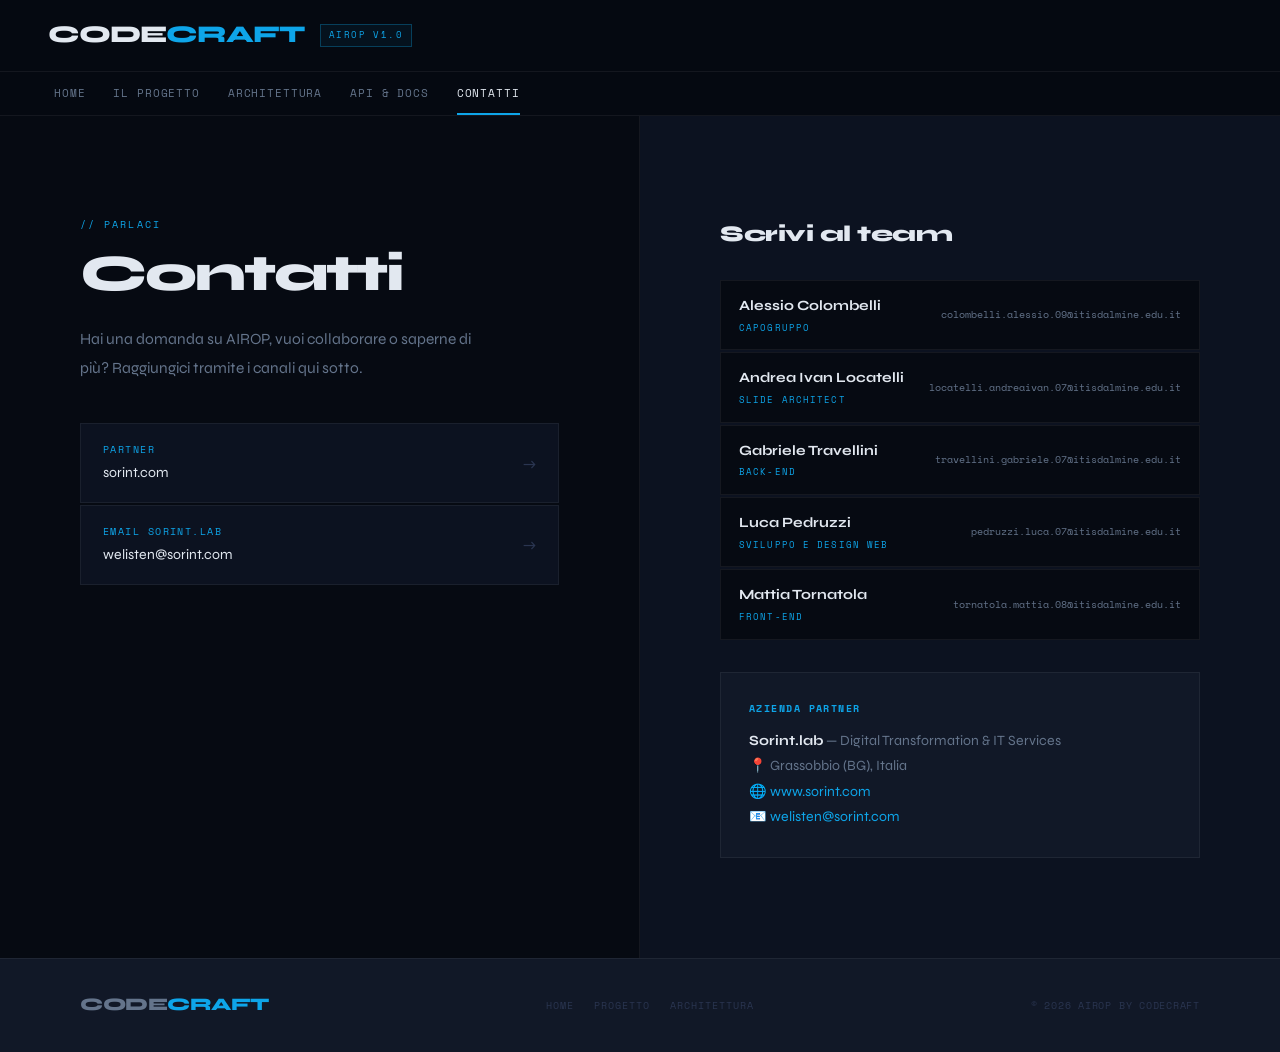
<file: contatti.html>
<!DOCTYPE html>
<html lang="it">
<head>
  <meta charset="UTF-8"/>
  <meta name="viewport" content="width=device-width, initial-scale=1.0"/>
  <title>Contatti — AIROP</title>
  <link rel="preconnect" href="https://fonts.googleapis.com">
  <link rel="preconnect" href="https://fonts.gstatic.com" crossorigin>
  <link href="https://fonts.googleapis.com/css2?family=Syne:wght@400;600;700;800&family=Space+Mono:wght@400;700&display=swap" rel="stylesheet">
  <link rel="stylesheet" href="style.css">
  <style>
    .contact-layout { display: grid; grid-template-columns: 1fr 1fr; gap: 0; }
    .contact-left { padding: 100px 80px; border-right: 1px solid var(--border); }
    .contact-left h1 { font-size: clamp(2.2rem, 4vw, 3.8rem); font-weight: 800; letter-spacing: -2px; line-height: 1.05; margin-bottom: 24px; }
    .contact-left p { color: var(--text-muted); line-height: 1.9; font-size: 0.97rem; margin-bottom: 40px; max-width: 400px; }
    .contact-links { display: flex; flex-direction: column; gap: 2px; }
    .contact-link { display: flex; align-items: center; justify-content: space-between; padding: 18px 22px; background: var(--surface); border: 1px solid var(--border); text-decoration: none; transition: border-color 0.2s, transform 0.15s; gap: 12px; }
    .contact-link:hover { border-color: rgba(14,165,233,0.35); transform: translateX(4px); }
    .cl-left { display: flex; flex-direction: column; gap: 4px; min-width: 0; }
    .cl-label { font-family: var(--font-mono); font-size: 0.6rem; letter-spacing: 0.15em; text-transform: uppercase; color: var(--accent); }
    .cl-val { font-size: 0.88rem; color: var(--text); }
    .cl-arrow { color: var(--text-dim); flex-shrink: 0; }
    .contact-right { padding: 100px 80px; background: var(--surface); }
    .contact-right h2 { font-size: 1.4rem; font-weight: 800; letter-spacing: -0.5px; margin-bottom: 28px; }
    .members-list { display: flex; flex-direction: column; gap: 2px; margin-bottom: 32px; }
    .member-row { display: flex; align-items: center; justify-content: space-between; padding: 14px 18px; background: var(--bg); border: 1px solid var(--border); gap: 12px; flex-wrap: wrap; }
    .mr-left { display: flex; flex-direction: column; gap: 3px; }
    .mr-name { font-size: 0.88rem; font-weight: 700; }
    .mr-role { font-family: var(--font-mono); font-size: 0.58rem; letter-spacing: 0.12em; text-transform: uppercase; color: var(--accent); }
    .mr-mail { font-family: var(--font-mono); font-size: 0.62rem; color: var(--text-muted); text-decoration: none; transition: color 0.2s; word-break: break-all; }
    .mr-mail:hover { color: var(--accent2); }
    .partner-box { padding: 28px; background: var(--surface2); border: 1px solid var(--border); }
    .partner-box h4 { font-family: var(--font-mono); font-size: 0.6rem; letter-spacing: 0.15em; text-transform: uppercase; color: var(--accent); margin-bottom: 12px; }
    .partner-box p { color: var(--text-muted); font-size: 0.88rem; line-height: 1.8; }
    .partner-box a { color: var(--accent); text-decoration: none; }
    @media (max-width: 900px) {
      .contact-layout { grid-template-columns: 1fr; }
      .contact-left { padding: 64px 24px 40px; border-right: none; border-bottom: 1px solid var(--border); }
      .contact-right { padding: 40px 24px 64px; }
    }
  </style>
</head>
<body>
<div class="wrapper">
  <header class="page-header">
    <div class="header-inner">
      <a href="index.html" class="logo">CODE<span>CRAFT</span></a>
      <div class="header-badge">AIROP v1.0</div>
      <button class="menu-toggle" onclick="toggleMenu()">☰</button>
    </div>
  </header>
  <nav class="navbar"><ul id="nav-menu">
    <li><a href="index.html">Home</a></li>
    <li><a href="progetto.html">Il Progetto</a></li>
    <li><a href="architettura.html">Architettura</a></li>
    <li><a href="api.html">API & Docs</a></li>
    <li><a href="contatti.html" class="active">Contatti</a></li>
  </ul></nav>
  <main class="page-body">
    <div class="contact-layout">
      <div class="contact-left">
        <span class="section-label">// Parlaci</span>
        <h1>Contatti</h1>
        <p>Hai una domanda su AIROP, vuoi collaborare o saperne di più? Raggiungici tramite i canali qui sotto.</p>
        <div class="contact-links">
          <a class="contact-link" href="https://www.sorint.com" target="_blank" rel="noopener">
            <div class="cl-left"><span class="cl-label">Partner</span><span class="cl-val">sorint.com</span></div>
            <span class="cl-arrow">→</span>
          </a>
          <a class="contact-link" href="mailto:welisten@sorint.com">
            <div class="cl-left"><span class="cl-label">Email Sorint.lab</span><span class="cl-val">welisten@sorint.com</span></div>
            <span class="cl-arrow">→</span>
          </a>
          
        </div>
      </div>
      <div class="contact-right">
        <h2>Scrivi al team</h2>
        <div class="members-list">
          <div class="member-row"><div class="mr-left"><span class="mr-name">Alessio Colombelli</span><span class="mr-role">Capogruppo</span></div><a class="mr-mail" href="https://mail.google.com/mail/?view=cm&to=colombelli.alessio.09@itisdalmine.edu.it" target="_blank">colombelli.alessio.09@itisdalmine.edu.it</a></div>
          <div class="member-row"><div class="mr-left"><span class="mr-name">Andrea Ivan Locatelli</span><span class="mr-role">Slide Architect</span></div><a class="mr-mail" href="https://mail.google.com/mail/?view=cm&to=locatelli.andreaivan.07@itisdalmine.edu.it" target="_blank">locatelli.andreaivan.07@itisdalmine.edu.it</a></div>
          <div class="member-row"><div class="mr-left"><span class="mr-name">Gabriele Travellini</span><span class="mr-role">Back-end</span></div><a class="mr-mail" href="https://mail.google.com/mail/?view=cm&to=travellini.gabriele.07@itisdalmine.edu.it" target="_blank">travellini.gabriele.07@itisdalmine.edu.it</a></div>
          <div class="member-row"><div class="mr-left"><span class="mr-name">Luca Pedruzzi</span><span class="mr-role">Sviluppo e Design Web</span></div><a class="mr-mail" href="https://mail.google.com/mail/?view=cm&to=pedruzzi.luca.07@itisdalmine.edu.it" target="_blank">pedruzzi.luca.07@itisdalmine.edu.it</a></div>
          <div class="member-row"><div class="mr-left"><span class="mr-name">Mattia Tornatola</span><span class="mr-role">Front-end</span></div><a class="mr-mail" href="https://mail.google.com/mail/?view=cm&to=tornatola.mattia.08@itisdalmine.edu.it" target="_blank">tornatola.mattia.08@itisdalmine.edu.it</a></div>
        </div>
        <div class="partner-box">
          <h4>Azienda Partner</h4>
          <p><strong style="color:var(--text)">Sorint.lab</strong> — Digital Transformation &amp; IT Services<br>
          📍 Grassobbio (BG), Italia<br>
          🌐 <a href="https://www.sorint.com" target="_blank">www.sorint.com</a><br>
          📧 <a href="mailto:welisten@sorint.com">welisten@sorint.com</a></p>
        </div>
      </div>
    </div>
  </main>
  <footer class="page-footer">
    <div class="footer-inner">
      <span class="footer-logo">CODE<span>CRAFT</span></span>
      <nav class="footer-nav">
        <a href="index.html">Home</a>
        <a href="progetto.html">Progetto</a>
        <a href="architettura.html">Architettura</a>
      </nav>
      <span class="footer-copy">© 2026 AIROP by CodeCraft</span>
    </div>
  </footer>
</div>
<script src="script.js"></script>
</body>
</html>
</file>
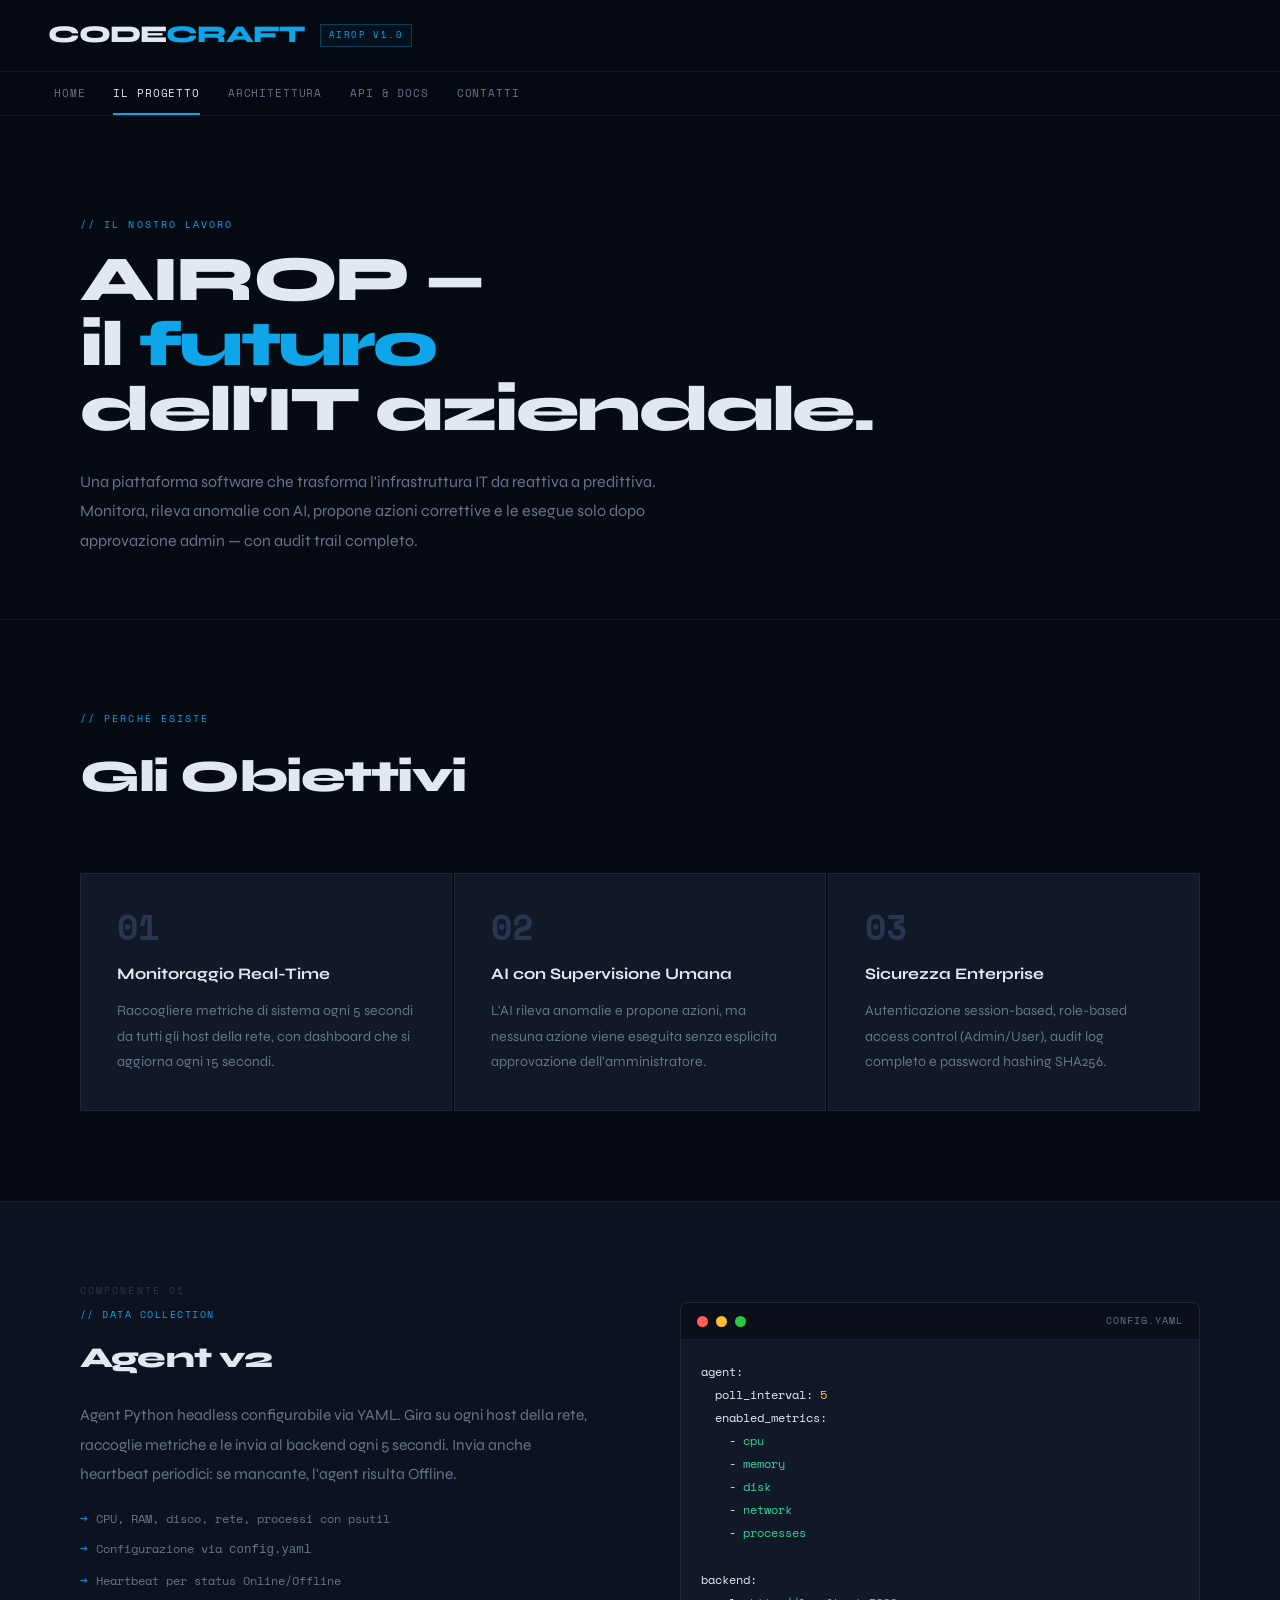
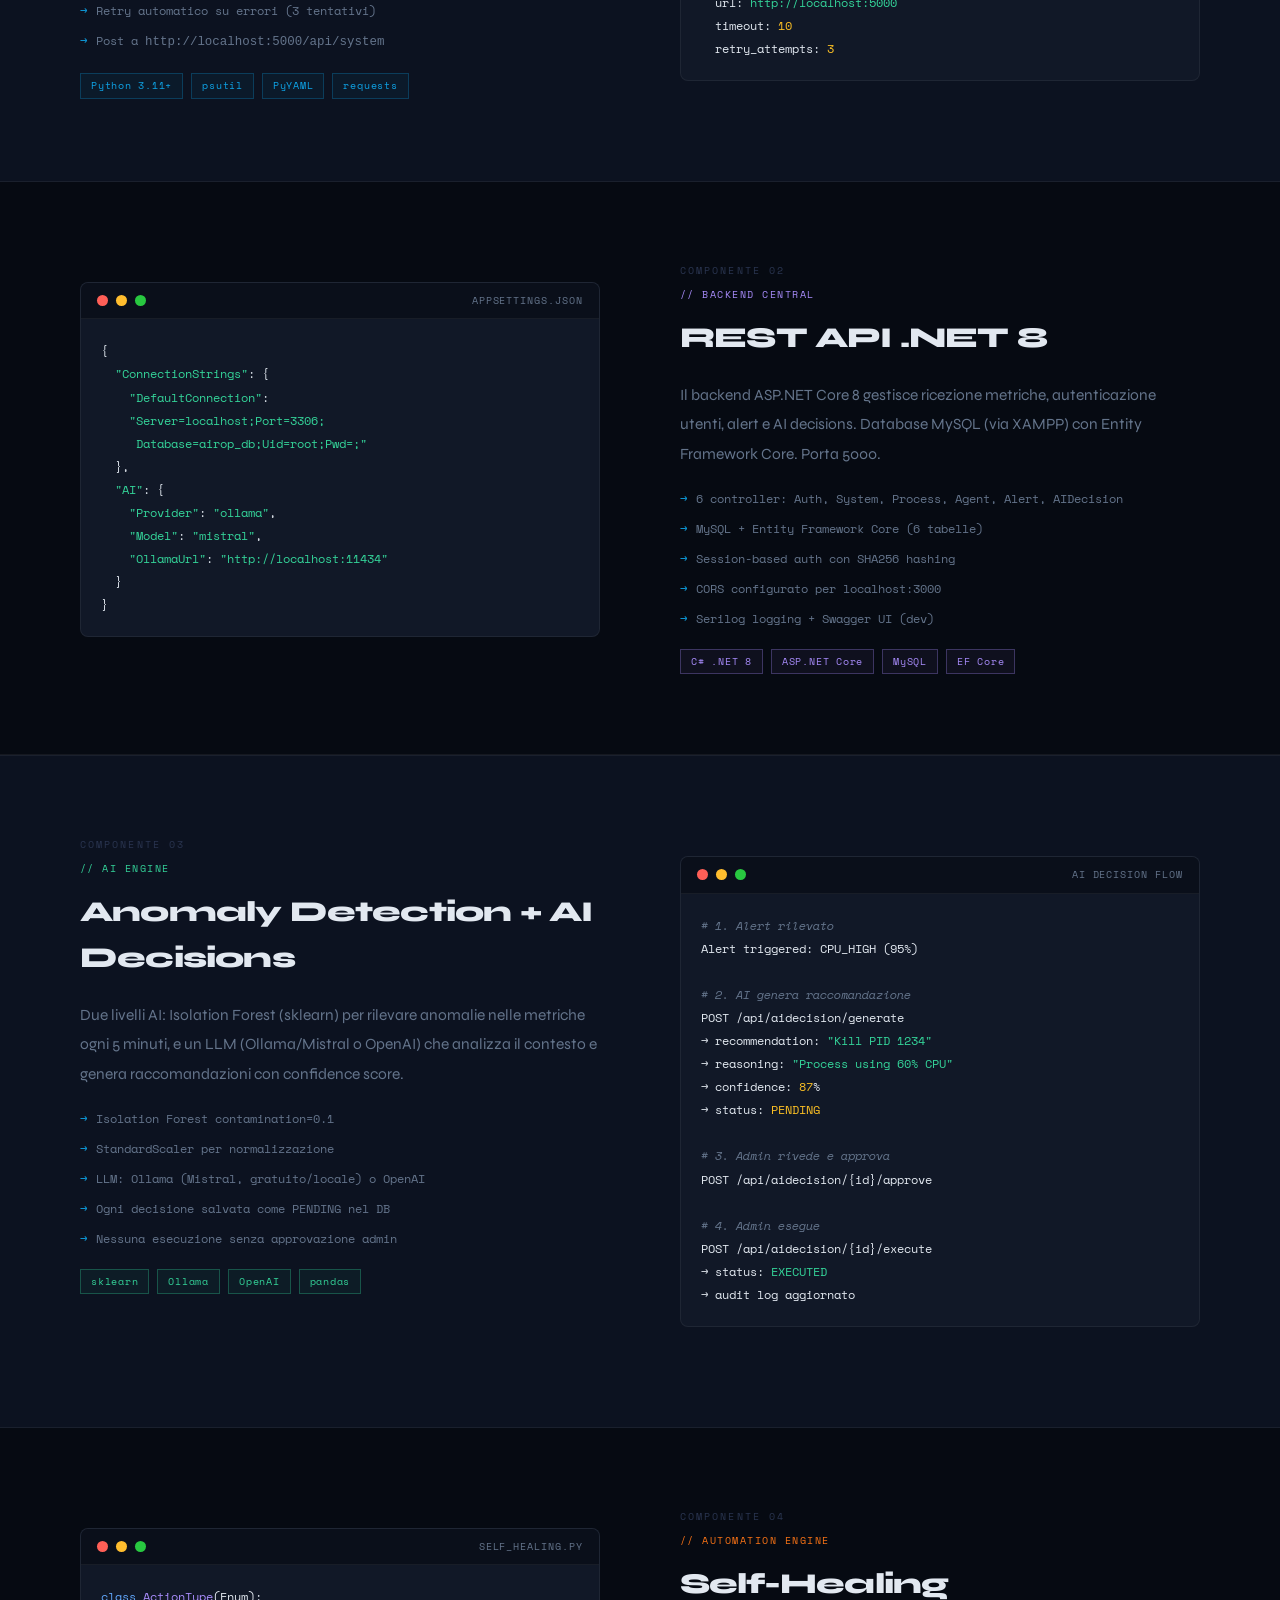
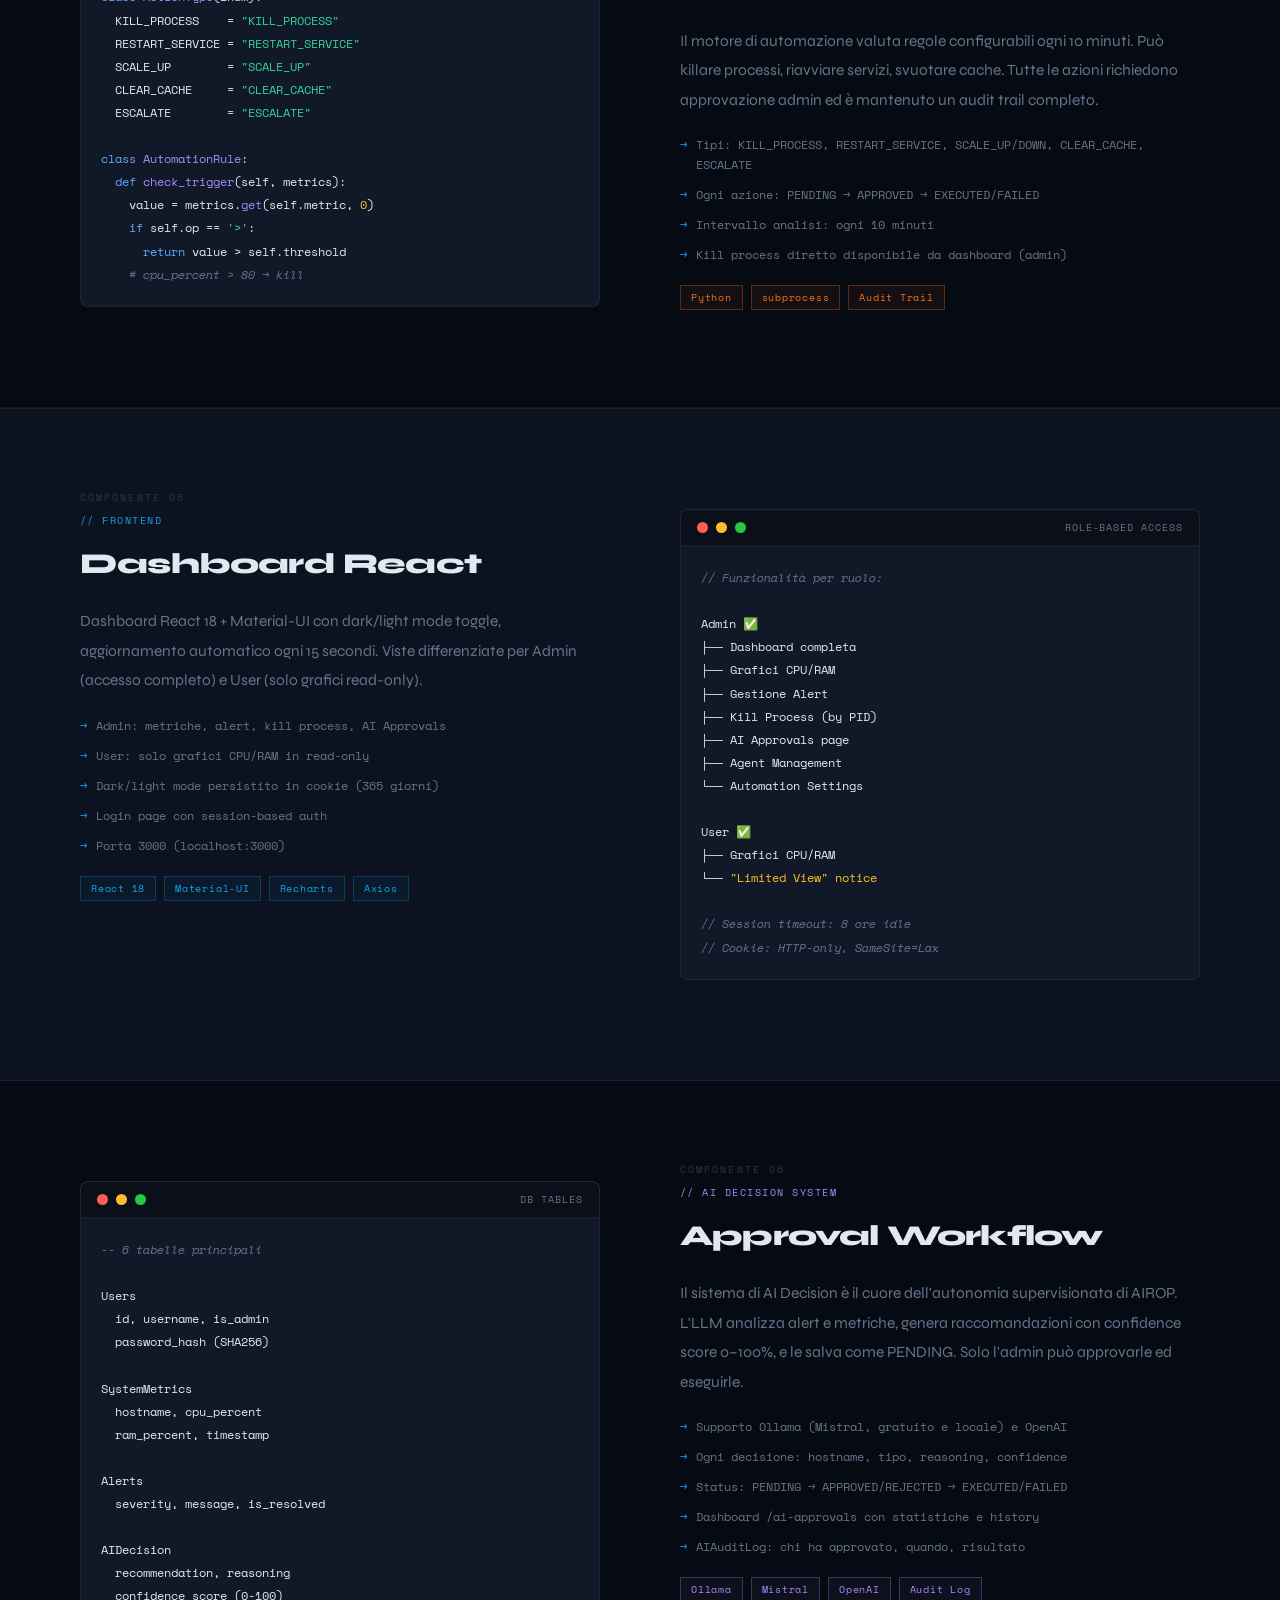
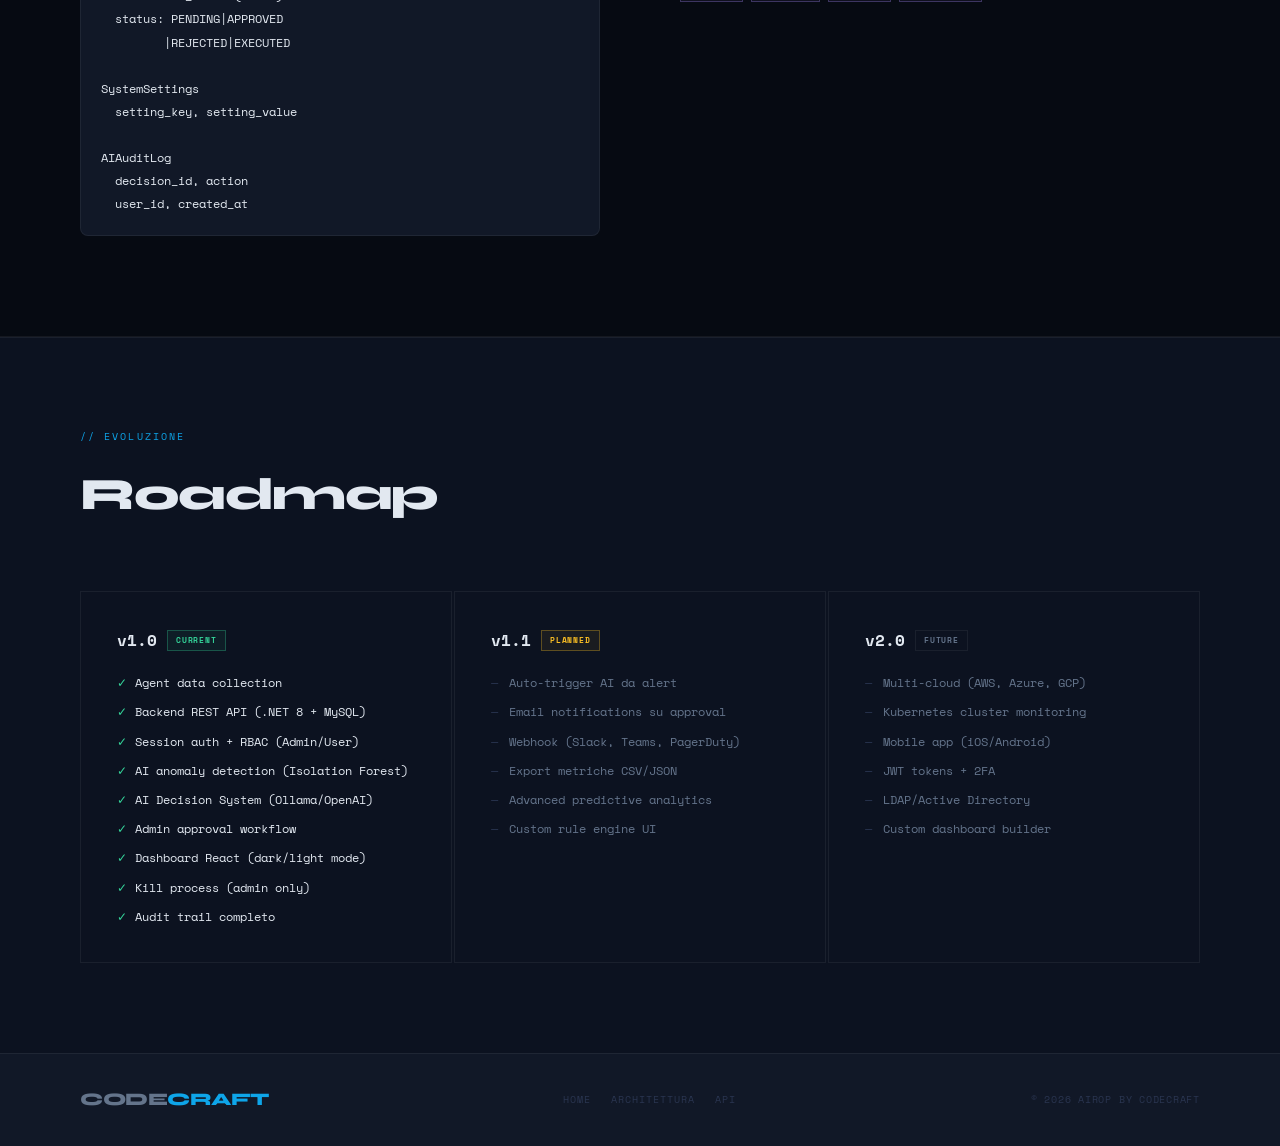
<file: progetto.html>
<!DOCTYPE html>
<html lang="it">
<head>
  <meta charset="UTF-8"/>
  <meta name="viewport" content="width=device-width, initial-scale=1.0"/>
  <title>Il Progetto — AIROP</title>
  <link rel="preconnect" href="https://fonts.googleapis.com">
  <link rel="preconnect" href="https://fonts.gstatic.com" crossorigin>
  <link href="https://fonts.googleapis.com/css2?family=Syne:wght@400;600;700;800&family=Space+Mono:wght@400;700&display=swap" rel="stylesheet">
  <link rel="stylesheet" href="style.css">
  <style>
    .page-hero { padding: 100px 80px 64px; max-width: 1280px; margin: 0 auto; border-bottom: 1px solid var(--border); }
    .page-hero h1 { font-size: clamp(2.2rem, 5vw, 4.5rem); font-weight: 800; letter-spacing: -2.5px; line-height: 1.02; margin-bottom: 24px; }
    .page-hero h1 span { color: var(--accent); }
    .page-hero p { color: var(--text-muted); font-size: 1rem; line-height: 1.85; max-width: 640px; }
    .component-section { border-bottom: 1px solid var(--border); }
    .component-inner { max-width: 1280px; margin: 0 auto; padding: 80px; display: grid; grid-template-columns: 1fr 1fr; gap: 80px; align-items: start; }
    .component-inner.reverse { direction: rtl; }
    .component-inner.reverse > * { direction: ltr; }
    .comp-num { font-family: var(--font-mono); font-size: 0.65rem; letter-spacing: 0.2em; text-transform: uppercase; color: var(--text-dim); margin-bottom: 8px; }
    .comp-tag { font-family: var(--font-mono); font-size: 0.62rem; letter-spacing: 0.15em; text-transform: uppercase; margin-bottom: 12px; display: block; }
    .comp-title { font-size: 1.8rem; font-weight: 800; letter-spacing: -0.8px; margin-bottom: 20px; }
    .comp-desc { color: var(--text-muted); line-height: 1.9; font-size: 0.97rem; margin-bottom: 20px; }
    .comp-list { list-style: none; display: flex; flex-direction: column; gap: 10px; margin-bottom: 20px; }
    .comp-list li { font-family: var(--font-mono); font-size: 0.78rem; color: var(--text-muted); padding-left: 16px; position: relative; line-height: 1.6; }
    .comp-list li::before { content: '→'; position: absolute; left: 0; color: var(--accent); }
    .objectives { display: grid; grid-template-columns: repeat(3, 1fr); gap: 2px; }
    .obj-card { background: var(--surface2); border: 1px solid var(--border); padding: 36px; }
    .obj-num { font-family: var(--font-mono); font-size: 2.2rem; font-weight: 700; color: var(--text-dim); margin-bottom: 16px; line-height: 1; }
    .obj-card h4 { font-size: 1rem; font-weight: 700; margin-bottom: 12px; }
    .obj-card p { color: var(--text-muted); font-size: 0.88rem; line-height: 1.8; }
    .roles-grid { display: grid; grid-template-columns: repeat(2, 1fr); gap: 2px; margin-bottom: 0; }
    .role-card { background: var(--surface2); border: 1px solid var(--border); padding: 32px; }
    .role-label { font-family: var(--font-mono); font-size: 0.58rem; letter-spacing: 0.18em; text-transform: uppercase; color: var(--accent); margin-bottom: 8px; display: block; }
    .role-card h4 { font-size: 1rem; font-weight: 700; margin-bottom: 10px; }
    .role-card p { color: var(--text-muted); font-size: 0.85rem; line-height: 1.75; }
    .rm-grid { display: grid; grid-template-columns: repeat(3, 1fr); gap: 2px; }
    .rm-card { background: var(--surface); border: 1px solid var(--border); padding: 36px; }
    .rm-ver { font-family: var(--font-mono); font-size: 1rem; font-weight: 700; margin-bottom: 6px; display: flex; align-items: center; gap: 10px; flex-wrap: wrap; }
    .badge { font-family: var(--font-mono); font-size: 0.52rem; letter-spacing: 0.1em; text-transform: uppercase; padding: 3px 8px; }
    .badge.current { color: var(--accent-green); border: 1px solid rgba(52,211,153,0.3); background: rgba(52,211,153,0.06); }
    .badge.planned  { color: #fbbf24; border: 1px solid rgba(251,191,36,0.3); background: rgba(251,191,36,0.06); }
    .badge.future   { color: var(--text-muted); border: 1px solid var(--border); }
    .rm-list { list-style: none; display: flex; flex-direction: column; gap: 10px; margin-top: 20px; }
    .rm-list li { font-family: var(--font-mono); font-size: 0.75rem; color: var(--text-muted); padding-left: 18px; position: relative; }
    .rm-list li.done { color: var(--text); }
    .rm-list li::before { content: '—'; position: absolute; left: 0; color: var(--text-dim); }
    .rm-list li.done::before { content: '✓'; color: var(--accent-green); }
    @media (max-width: 900px) {
      .page-hero { padding: 64px 24px 40px; }
      .component-inner { grid-template-columns: 1fr; gap: 32px; padding: 48px 24px; direction: ltr !important; }
      .component-inner.reverse > * { direction: ltr; }
      .objectives { grid-template-columns: 1fr; }
      .roles-grid { grid-template-columns: 1fr; }
      .rm-grid { grid-template-columns: 1fr; }
    }
  </style>
</head>
<body>
<div class="wrapper">
  <header class="page-header">
    <div class="header-inner">
      <a href="index.html" class="logo">CODE<span>CRAFT</span></a>
      <div class="header-badge">AIROP v1.0</div>
      <button class="menu-toggle" onclick="toggleMenu()">☰</button>
    </div>
  </header>
  <nav class="navbar"><ul id="nav-menu">
    <li><a href="index.html">Home</a></li>
    <li><a href="progetto.html" class="active">Il Progetto</a></li>
    <li><a href="architettura.html">Architettura</a></li>
    <li><a href="api.html">API & Docs</a></li>
    <li><a href="contatti.html">Contatti</a></li>
  </ul></nav>
  <main class="page-body">

    <div class="page-hero">
      <span class="section-label">// Il nostro lavoro</span>
      <h1>AIROP —<br>il <span>futuro</span><br>dell'IT aziendale.</h1>
      <p>Una piattaforma software che trasforma l'infrastruttura IT da reattiva a predittiva. Monitora, rileva anomalie con AI, propone azioni correttive e le esegue solo dopo approvazione admin — con audit trail completo.</p>
    </div>

    <!-- OBIETTIVI -->
    <div class="section-inner">
      <div class="section-head">
        <span class="section-label">// Perché esiste</span>
        <h2>Gli Obiettivi</h2>
      </div>
      <div class="objectives">
        <div class="obj-card">
          <div class="obj-num">01</div>
          <h4>Monitoraggio Real-Time</h4>
          <p>Raccogliere metriche di sistema ogni 5 secondi da tutti gli host della rete, con dashboard che si aggiorna ogni 15 secondi.</p>
        </div>
        <div class="obj-card">
          <div class="obj-num">02</div>
          <h4>AI con Supervisione Umana</h4>
          <p>L'AI rileva anomalie e propone azioni, ma nessuna azione viene eseguita senza esplicita approvazione dell'amministratore.</p>
        </div>
        <div class="obj-card">
          <div class="obj-num">03</div>
          <h4>Sicurezza Enterprise</h4>
          <p>Autenticazione session-based, role-based access control (Admin/User), audit log completo e password hashing SHA256.</p>
        </div>
      </div>
    </div>

    <!-- AGENT -->
    <div class="component-section alt-bg">
      <div class="component-inner">
        <div>
          <p class="comp-num">Componente 01</p>
          <span class="comp-tag" style="color:var(--accent)">// Data Collection</span>
          <h3 class="comp-title">Agent v2</h3>
          <p class="comp-desc">Agent Python headless configurabile via YAML. Gira su ogni host della rete, raccoglie metriche e le invia al backend ogni 5 secondi. Invia anche heartbeat periodici: se mancante, l'agent risulta Offline.</p>
          <ul class="comp-list">
            <li>CPU, RAM, disco, rete, processi con psutil</li>
            <li>Configurazione via <code>config.yaml</code></li>
            <li>Heartbeat per status Online/Offline</li>
            <li>Retry automatico su errori (3 tentativi)</li>
            <li>Post a <code>http://localhost:5000/api/system</code></li>
          </ul>
          <div class="chips"><span class="chip">Python 3.11+</span><span class="chip">psutil</span><span class="chip">PyYAML</span><span class="chip">requests</span></div>
        </div>
        <div>
          <div class="code-block">
            <div class="code-bar"><span class="dot r"></span><span class="dot y"></span><span class="dot g"></span><span class="code-lang">config.yaml</span></div>
            <pre>agent:
  poll_interval: <span class="val">5</span>
  enabled_metrics:
    - <span class="str">cpu</span>
    - <span class="str">memory</span>
    - <span class="str">disk</span>
    - <span class="str">network</span>
    - <span class="str">processes</span>

backend:
  url: <span class="str">http://localhost:5000</span>
  timeout: <span class="val">10</span>
  retry_attempts: <span class="val">3</span></pre>
          </div>
        </div>
      </div>
    </div>

    <!-- BACKEND -->
    <div class="component-section">
      <div class="component-inner reverse">
        <div>
          <p class="comp-num">Componente 02</p>
          <span class="comp-tag" style="color:var(--accent-purple)">// Backend Central</span>
          <h3 class="comp-title">REST API .NET 8</h3>
          <p class="comp-desc">Il backend ASP.NET Core 8 gestisce ricezione metriche, autenticazione utenti, alert e AI decisions. Database MySQL (via XAMPP) con Entity Framework Core. Porta 5000.</p>
          <ul class="comp-list">
            <li>6 controller: Auth, System, Process, Agent, Alert, AIDecision</li>
            <li>MySQL + Entity Framework Core (6 tabelle)</li>
            <li>Session-based auth con SHA256 hashing</li>
            <li>CORS configurato per localhost:3000</li>
            <li>Serilog logging + Swagger UI (dev)</li>
          </ul>
          <div class="chips"><span class="chip chip--purple">C# .NET 8</span><span class="chip chip--purple">ASP.NET Core</span><span class="chip chip--purple">MySQL</span><span class="chip chip--purple">EF Core</span></div>
        </div>
        <div>
          <div class="code-block">
            <div class="code-bar"><span class="dot r"></span><span class="dot y"></span><span class="dot g"></span><span class="code-lang">appsettings.json</span></div>
            <pre>{
  <span class="str">"ConnectionStrings"</span>: {
    <span class="str">"DefaultConnection"</span>:
    <span class="str">"Server=localhost;Port=3306;</span>
<span class="str">     Database=airop_db;Uid=root;Pwd=;"</span>
  },
  <span class="str">"AI"</span>: {
    <span class="str">"Provider"</span>: <span class="str">"ollama"</span>,
    <span class="str">"Model"</span>: <span class="str">"mistral"</span>,
    <span class="str">"OllamaUrl"</span>: <span class="str">"http://localhost:11434"</span>
  }
}</pre>
          </div>
        </div>
      </div>
    </div>

    <!-- AI ENGINE -->
    <div class="component-section alt-bg">
      <div class="component-inner">
        <div>
          <p class="comp-num">Componente 03</p>
          <span class="comp-tag" style="color:var(--accent-green)">// AI Engine</span>
          <h3 class="comp-title">Anomaly Detection + AI Decisions</h3>
          <p class="comp-desc">Due livelli AI: Isolation Forest (sklearn) per rilevare anomalie nelle metriche ogni 5 minuti, e un LLM (Ollama/Mistral o OpenAI) che analizza il contesto e genera raccomandazioni con confidence score.</p>
          <ul class="comp-list">
            <li>Isolation Forest contamination=0.1</li>
            <li>StandardScaler per normalizzazione</li>
            <li>LLM: Ollama (Mistral, gratuito/locale) o OpenAI</li>
            <li>Ogni decisione salvata come PENDING nel DB</li>
            <li>Nessuna esecuzione senza approvazione admin</li>
          </ul>
          <div class="chips"><span class="chip chip--green">sklearn</span><span class="chip chip--green">Ollama</span><span class="chip chip--green">OpenAI</span><span class="chip chip--green">pandas</span></div>
        </div>
        <div>
          <div class="code-block">
            <div class="code-bar"><span class="dot r"></span><span class="dot y"></span><span class="dot g"></span><span class="code-lang">AI Decision Flow</span></div>
            <pre><span class="cmt"># 1. Alert rilevato</span>
Alert triggered: CPU_HIGH (95%)

<span class="cmt"># 2. AI genera raccomandazione</span>
POST /api/aidecision/generate
→ recommendation: <span class="str">"Kill PID 1234"</span>
→ reasoning: <span class="str">"Process using 60% CPU"</span>
→ confidence: <span class="val">87</span>%
→ status: <span class="t-yellow">PENDING</span>

<span class="cmt"># 3. Admin rivede e approva</span>
POST /api/aidecision/{id}/approve

<span class="cmt"># 4. Admin esegue</span>
POST /api/aidecision/{id}/execute
→ status: <span class="t-green">EXECUTED</span>
→ audit log aggiornato</pre>
          </div>
        </div>
      </div>
    </div>

    <!-- AUTOMATION -->
    <div class="component-section">
      <div class="component-inner reverse">
        <div>
          <p class="comp-num">Componente 04</p>
          <span class="comp-tag" style="color:var(--accent-warm)">// Automation Engine</span>
          <h3 class="comp-title">Self-Healing</h3>
          <p class="comp-desc">Il motore di automazione valuta regole configurabili ogni 10 minuti. Può killare processi, riavviare servizi, svuotare cache. Tutte le azioni richiedono approvazione admin ed è mantenuto un audit trail completo.</p>
          <ul class="comp-list">
            <li>Tipi: KILL_PROCESS, RESTART_SERVICE, SCALE_UP/DOWN, CLEAR_CACHE, ESCALATE</li>
            <li>Ogni azione: PENDING → APPROVED → EXECUTED/FAILED</li>
            <li>Intervallo analisi: ogni 10 minuti</li>
            <li>Kill process diretto disponibile da dashboard (admin)</li>
          </ul>
          <div class="chips"><span class="chip chip--orange">Python</span><span class="chip chip--orange">subprocess</span><span class="chip chip--orange">Audit Trail</span></div>
        </div>
        <div>
          <div class="code-block">
            <div class="code-bar"><span class="dot r"></span><span class="dot y"></span><span class="dot g"></span><span class="code-lang">self_healing.py</span></div>
            <pre><span class="kw">class</span> <span class="fn">ActionType</span>(Enum):
  KILL_PROCESS    = <span class="str">"KILL_PROCESS"</span>
  RESTART_SERVICE = <span class="str">"RESTART_SERVICE"</span>
  SCALE_UP        = <span class="str">"SCALE_UP"</span>
  CLEAR_CACHE     = <span class="str">"CLEAR_CACHE"</span>
  ESCALATE        = <span class="str">"ESCALATE"</span>

<span class="kw">class</span> <span class="fn">AutomationRule</span>:
  <span class="kw">def</span> <span class="fn">check_trigger</span>(self, metrics):
    value = metrics.<span class="fn">get</span>(self.metric, <span class="val">0</span>)
    <span class="kw">if</span> self.op == <span class="str">'>'</span>:
      <span class="kw">return</span> value > self.threshold
    <span class="cmt"># cpu_percent > 80 → kill</span></pre>
          </div>
        </div>
      </div>
    </div>

    <!-- DASHBOARD -->
    <div class="component-section alt-bg">
      <div class="component-inner">
        <div>
          <p class="comp-num">Componente 05</p>
          <span class="comp-tag" style="color:var(--accent)">// Frontend</span>
          <h3 class="comp-title">Dashboard React</h3>
          <p class="comp-desc">Dashboard React 18 + Material-UI con dark/light mode toggle, aggiornamento automatico ogni 15 secondi. Viste differenziate per Admin (accesso completo) e User (solo grafici read-only).</p>
          <ul class="comp-list">
            <li>Admin: metriche, alert, kill process, AI Approvals</li>
            <li>User: solo grafici CPU/RAM in read-only</li>
            <li>Dark/light mode persistito in cookie (365 giorni)</li>
            <li>Login page con session-based auth</li>
            <li>Porta 3000 (localhost:3000)</li>
          </ul>
          <div class="chips"><span class="chip">React 18</span><span class="chip">Material-UI</span><span class="chip">Recharts</span><span class="chip">Axios</span></div>
        </div>
        <div>
          <div class="code-block">
            <div class="code-bar"><span class="dot r"></span><span class="dot y"></span><span class="dot g"></span><span class="code-lang">Role-Based Access</span></div>
            <pre><span class="cmt">// Funzionalità per ruolo:</span>

Admin ✅
├── Dashboard completa
├── Grafici CPU/RAM
├── Gestione Alert
├── Kill Process (by PID)
├── AI Approvals page
├── Agent Management
└── Automation Settings

User ✅
├── Grafici CPU/RAM
└── <span class="t-yellow">"Limited View" notice</span>

<span class="cmt">// Session timeout: 8 ore idle</span>
<span class="cmt">// Cookie: HTTP-only, SameSite=Lax</span></pre>
          </div>
        </div>
      </div>
    </div>

    <!-- AI DECISIONS -->
    <div class="component-section">
      <div class="component-inner reverse">
        <div>
          <p class="comp-num">Componente 06</p>
          <span class="comp-tag" style="color:var(--accent-purple)">// AI Decision System</span>
          <h3 class="comp-title">Approval Workflow</h3>
          <p class="comp-desc">Il sistema di AI Decision è il cuore dell'autonomia supervisionata di AIROP. L'LLM analizza alert e metriche, genera raccomandazioni con confidence score 0–100%, e le salva come PENDING. Solo l'admin può approvarle ed eseguirle.</p>
          <ul class="comp-list">
            <li>Supporto Ollama (Mistral, gratuito e locale) e OpenAI</li>
            <li>Ogni decisione: hostname, tipo, reasoning, confidence</li>
            <li>Status: PENDING → APPROVED/REJECTED → EXECUTED/FAILED</li>
            <li>Dashboard /ai-approvals con statistiche e history</li>
            <li>AIAuditLog: chi ha approvato, quando, risultato</li>
          </ul>
          <div class="chips"><span class="chip chip--purple">Ollama</span><span class="chip chip--purple">Mistral</span><span class="chip chip--purple">OpenAI</span><span class="chip chip--purple">Audit Log</span></div>
        </div>
        <div>
          <div class="code-block">
            <div class="code-bar"><span class="dot r"></span><span class="dot y"></span><span class="dot g"></span><span class="code-lang">DB Tables</span></div>
            <pre><span class="cmt">-- 6 tabelle principali</span>

Users
  id, username, is_admin
  password_hash (SHA256)

SystemMetrics
  hostname, cpu_percent
  ram_percent, timestamp

Alerts
  severity, message, is_resolved

AIDecision
  recommendation, reasoning
  confidence_score (0-100)
  status: PENDING|APPROVED
         |REJECTED|EXECUTED

SystemSettings
  setting_key, setting_value

AIAuditLog
  decision_id, action
  user_id, created_at</pre>
          </div>
        </div>
      </div>
    </div>

    <!-- ROADMAP -->
    <div class="section-inner alt-bg">
      <div class="section-head">
        <span class="section-label">// Evoluzione</span>
        <h2>Roadmap</h2>
      </div>
      <div class="rm-grid">
        <div class="rm-card">
          <div class="rm-ver">v1.0 <span class="badge current">Current</span></div>
          <ul class="rm-list">
            <li class="done">Agent data collection</li>
            <li class="done">Backend REST API (.NET 8 + MySQL)</li>
            <li class="done">Session auth + RBAC (Admin/User)</li>
            <li class="done">AI anomaly detection (Isolation Forest)</li>
            <li class="done">AI Decision System (Ollama/OpenAI)</li>
            <li class="done">Admin approval workflow</li>
            <li class="done">Dashboard React (dark/light mode)</li>
            <li class="done">Kill process (admin only)</li>
            <li class="done">Audit trail completo</li>
          </ul>
        </div>
        <div class="rm-card">
          <div class="rm-ver">v1.1 <span class="badge planned">Planned</span></div>
          <ul class="rm-list">
            <li>Auto-trigger AI da alert</li>
            <li>Email notifications su approval</li>
            <li>Webhook (Slack, Teams, PagerDuty)</li>
            <li>Export metriche CSV/JSON</li>
            <li>Advanced predictive analytics</li>
            <li>Custom rule engine UI</li>
          </ul>
        </div>
        <div class="rm-card">
          <div class="rm-ver">v2.0 <span class="badge future">Future</span></div>
          <ul class="rm-list">
            <li>Multi-cloud (AWS, Azure, GCP)</li>
            <li>Kubernetes cluster monitoring</li>
            <li>Mobile app (iOS/Android)</li>
            <li>JWT tokens + 2FA</li>
            <li>LDAP/Active Directory</li>
            <li>Custom dashboard builder</li>
          </ul>
        </div>
      </div>
    </div>

  </main>
  <footer class="page-footer">
    <div class="footer-inner">
      <span class="footer-logo">CODE<span>CRAFT</span></span>
      <nav class="footer-nav">
        <a href="index.html">Home</a>
        <a href="architettura.html">Architettura</a>
        <a href="api.html">API</a>
      </nav>
      <span class="footer-copy">© 2026 AIROP by CodeCraft</span>
    </div>
  </footer>
</div>
<script src="script.js"></script>
</body>
</html>
</file>
<file: style.css>
:root {
  --bg: #060a12;
  --surface: #0c1220;
  --surface2: #111827;
  --border: rgba(255,255,255,0.06);
  --accent: #0ea5e9;
  --accent2: #38bdf8;
  --accent-warm: #f97316;
  --accent-purple: #a78bfa;
  --accent-green: #34d399;
  --text: #e2e8f0;
  --text-muted: #64748b;
  --text-dim: #2a3550;
  --font-display: 'Syne', sans-serif;
  --font-mono: 'Space Mono', monospace;
}
*, *::before, *::after { box-sizing: border-box; margin: 0; padding: 0; }
html { scroll-behavior: smooth; }
body { background: var(--bg); color: var(--text); font-family: var(--font-display); font-size: 16px; line-height: 1.6; overflow-x: hidden; }
::-webkit-scrollbar { width: 3px; }
::-webkit-scrollbar-track { background: var(--bg); }
::-webkit-scrollbar-thumb { background: var(--accent); border-radius: 2px; }
.wrapper { min-height: 100vh; display: flex; flex-direction: column; }
.page-body { flex: 1; }

/* HEADER */
.page-header { background: rgba(6,10,18,0.97); border-bottom: 1px solid var(--border); padding: 0 48px; height: 72px; display: flex; align-items: center; backdrop-filter: blur(16px); position: sticky; top: 0; z-index: 1001; }
.header-inner { display: flex; align-items: center; gap: 16px; width: 100%; }
.logo { font-family: var(--font-display); font-weight: 800; font-size: 1.5rem; letter-spacing: -1px; text-decoration: none; color: var(--text); }
.logo span { color: var(--accent); }
.header-badge { font-family: var(--font-mono); font-size: 0.58rem; letter-spacing: 0.15em; text-transform: uppercase; color: var(--accent); border: 1px solid rgba(14,165,233,0.3); padding: 3px 8px; background: rgba(14,165,233,0.06); }
.menu-toggle { display: none; background: none; border: 1px solid var(--border); color: var(--text-muted); padding: 8px 12px; cursor: pointer; font-size: 1.1rem; margin-left: auto; }

/* NAVBAR */
.navbar { background: rgba(6,10,18,0.95); border-bottom: 1px solid var(--border); position: sticky; top: 72px; z-index: 1000; backdrop-filter: blur(12px); }
.navbar ul { list-style: none; display: flex; padding: 0 40px; flex-wrap: wrap; }
.navbar ul li a { display: block; padding: 13px 14px; color: var(--text-muted); text-decoration: none; font-family: var(--font-mono); font-size: 0.67rem; letter-spacing: 0.08em; text-transform: uppercase; transition: color 0.2s; position: relative; }
.navbar ul li a::after { content: ''; position: absolute; bottom: 0; left: 14px; right: 14px; height: 2px; background: var(--accent); transform: scaleX(0); transition: transform 0.2s; }
.navbar ul li a:hover, .navbar ul li a.active { color: var(--text); }
.navbar ul li a:hover::after, .navbar ul li a.active::after { transform: scaleX(1); }

/* UTILITIES */
.section-label { font-family: var(--font-mono); font-size: 0.65rem; letter-spacing: 0.2em; text-transform: uppercase; color: var(--accent); margin-bottom: 14px; display: block; }
.section-inner { max-width: 1280px; margin: 0 auto; padding: 90px 80px; }
.section-head { margin-bottom: 60px; }
.section-head h1, .section-head h2 { font-size: clamp(2rem, 3.5vw, 3rem); font-weight: 800; letter-spacing: -1.5px; margin-bottom: 16px; }
.section-head p { color: var(--text-muted); max-width: 580px; line-height: 1.85; font-size: 0.97rem; }
.alt-bg { background: var(--surface); border-top: 1px solid var(--border); }

/* BUTTONS */
.btn-primary { display: inline-block; padding: 13px 28px; background: var(--accent); color: var(--bg); text-decoration: none; font-family: var(--font-mono); font-size: 0.7rem; letter-spacing: 0.08em; text-transform: uppercase; font-weight: 700; transition: background 0.2s, transform 0.15s; }
.btn-primary:hover { background: var(--accent2); transform: translateY(-2px); }
.btn-ghost { display: inline-block; padding: 12px 28px; border: 1px solid var(--border); color: var(--text-muted); text-decoration: none; font-family: var(--font-mono); font-size: 0.7rem; letter-spacing: 0.08em; text-transform: uppercase; transition: border-color 0.2s, color 0.2s; }
.btn-ghost:hover { border-color: rgba(14,165,233,0.4); color: var(--text); }

/* CARDS */
.card { background: var(--surface); border: 1px solid var(--border); padding: 40px; position: relative; overflow: hidden; transition: border-color 0.2s, transform 0.2s; }
.card::before { content: ''; position: absolute; top: 0; left: 0; right: 0; height: 2px; background: var(--accent); transform: scaleX(0); transition: transform 0.3s; }
.card:hover::before { transform: scaleX(1); }
.card:hover { border-color: rgba(14,165,233,0.25); transform: translateY(-3px); }
.card--purple::before { background: var(--accent-purple); }
.card--green::before { background: var(--accent-green); }
.card--orange::before { background: var(--accent-warm); }
.card--yellow::before { background: #fbbf24; }

/* CODE BLOCKS */
.code-block { background: var(--surface2); border: 1px solid var(--border); border-radius: 8px; overflow: hidden; margin: 20px 0; }
.code-bar { background: #0a0f1a; padding: 10px 16px; display: flex; align-items: center; gap: 8px; border-bottom: 1px solid var(--border); }
.dot { width: 11px; height: 11px; border-radius: 50%; }
.dot.r { background: #ff5f57; } .dot.y { background: #ffbd2e; } .dot.g { background: #28c840; }
.code-lang { font-family: var(--font-mono); font-size: 0.6rem; color: var(--text-muted); margin-left: auto; letter-spacing: 0.1em; text-transform: uppercase; }
.code-block pre { padding: 20px; font-family: var(--font-mono); font-size: 0.76rem; line-height: 1.9; color: var(--text); overflow-x: auto; }
.kw { color: #60a5fa; } .fn { color: var(--accent-purple); } .str { color: var(--accent-green); } .val { color: #fbbf24; } .cmt { color: var(--text-muted); font-style: italic; }
.t-dim { color: var(--text-muted); } .t-green { color: var(--accent-green); } .t-blue { color: var(--accent); } .t-yellow { color: #fbbf24; }

/* CHIPS */
.chip { font-family: var(--font-mono); font-size: 0.6rem; letter-spacing: 0.08em; padding: 4px 10px; border: 1px solid rgba(14,165,233,0.25); color: var(--accent); background: rgba(14,165,233,0.05); }
.chip--purple { border-color: rgba(167,139,250,0.3); color: var(--accent-purple); background: rgba(167,139,250,0.05); }
.chip--green  { border-color: rgba(52,211,153,0.3);  color: var(--accent-green);  background: rgba(52,211,153,0.05); }
.chip--orange { border-color: rgba(249,115,22,0.3);  color: var(--accent-warm);   background: rgba(249,115,22,0.05); }
.chip--yellow { border-color: rgba(251,191,36,0.3);  color: #fbbf24;              background: rgba(251,191,36,0.05); }
.chips { display: flex; flex-wrap: wrap; gap: 8px; margin-top: 16px; }

/* METHODS */
.method { font-family: var(--font-mono); font-size: 0.58rem; font-weight: 700; letter-spacing: 0.05em; padding: 3px 8px; min-width: 44px; text-align: center; flex-shrink: 0; }
.method.get  { color: var(--accent-green); border: 1px solid rgba(52,211,153,0.3);  background: rgba(52,211,153,0.06); }
.method.post { color: var(--accent);       border: 1px solid rgba(14,165,233,0.3);  background: rgba(14,165,233,0.06); }
.method.put  { color: #fbbf24;             border: 1px solid rgba(251,191,36,0.3);  background: rgba(251,191,36,0.06); }
.method.del  { color: #f87171;             border: 1px solid rgba(248,113,113,0.3); background: rgba(248,113,113,0.06); }

/* FOOTER */
.page-footer { background: var(--surface2); border-top: 1px solid var(--border); padding: 32px 80px; }
.footer-inner { display: flex; justify-content: space-between; align-items: center; max-width: 1280px; margin: 0 auto; gap: 24px; flex-wrap: wrap; }
.footer-logo { font-family: var(--font-display); font-weight: 800; font-size: 1.1rem; letter-spacing: -0.5px; color: var(--text-muted); }
.footer-logo span { color: var(--accent); }
.footer-nav { display: flex; gap: 20px; flex-wrap: wrap; }
.footer-nav a { font-family: var(--font-mono); font-size: 0.62rem; letter-spacing: 0.1em; text-transform: uppercase; color: var(--text-dim); text-decoration: none; transition: color 0.2s; }
.footer-nav a:hover { color: var(--text-muted); }
.footer-copy { font-family: var(--font-mono); font-size: 0.6rem; letter-spacing: 0.08em; color: var(--text-dim); text-transform: uppercase; }

/* ── RESPONSIVE ── */
@media (max-width: 1024px) {
  .section-inner { padding: 70px 48px; }
  .page-footer { padding: 28px 48px; }
  .page-header { padding: 0 32px; }
  .navbar ul { padding: 0 24px; }
}

@media (max-width: 768px) {
  .page-header { padding: 0 20px; }
  .header-badge { display: none; }
  .menu-toggle { display: block; }

  .navbar { position: sticky; top: 72px; }
  .navbar ul { flex-direction: column; padding: 0; max-height: 0; overflow: hidden; transition: max-height 0.3s ease; }
  .navbar ul.open { max-height: 400px; }
  .navbar ul li a { padding: 14px 24px; border-bottom: 1px solid var(--border); font-size: 0.75rem; }
  .navbar ul li a::after { display: none; }

  .section-inner { padding: 56px 24px; }
  .section-head { margin-bottom: 40px; }
  .page-footer { padding: 24px 24px; }
  .footer-inner { flex-direction: column; align-items: flex-start; gap: 16px; }
  .footer-nav { gap: 14px; }
}
</file>
